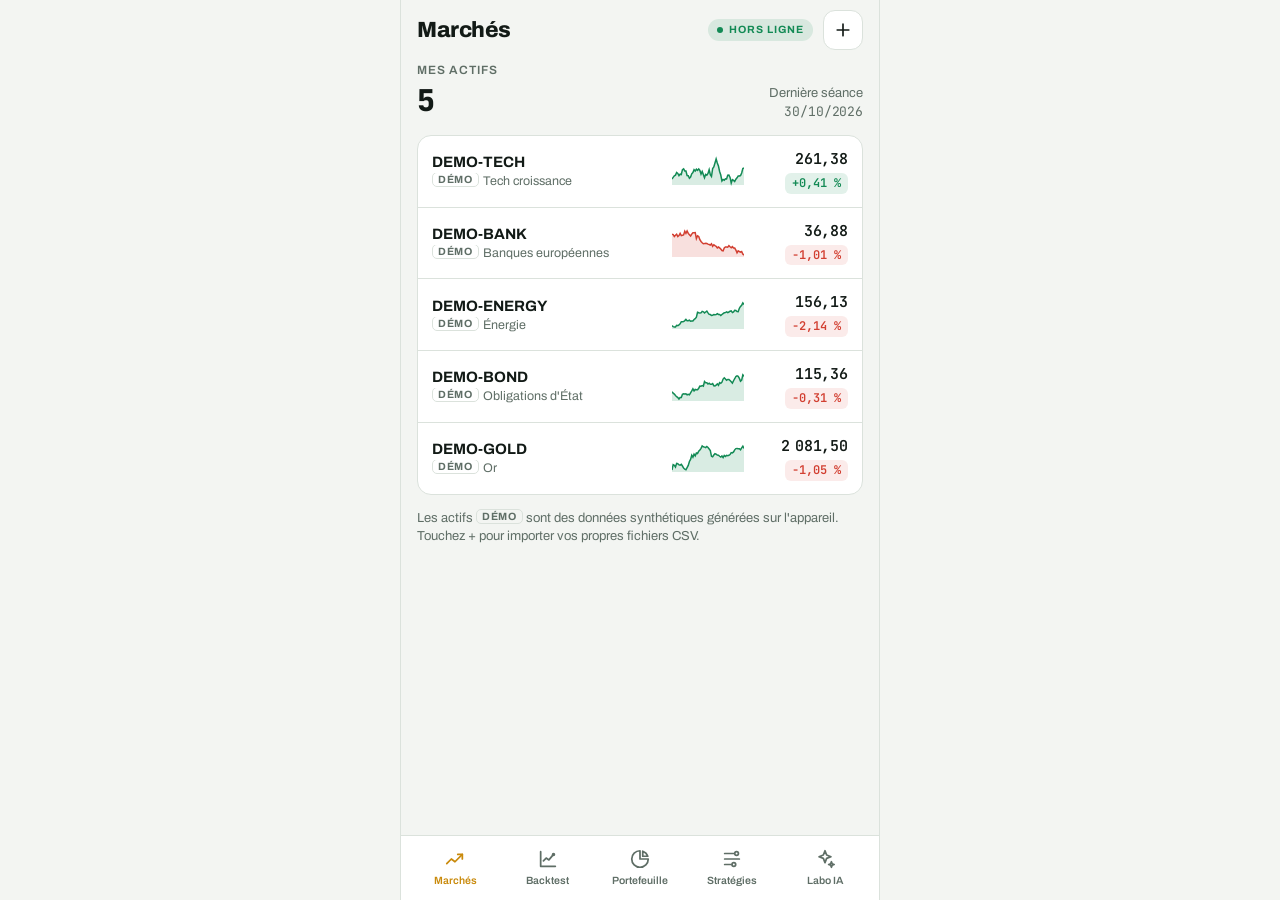
<file: mobile/index.html>
<!doctype html>
<html lang="fr">
<head>
<meta charset="utf-8">
<meta name="viewport" content="width=device-width, initial-scale=1, viewport-fit=cover">
<script>window.STRATLAB_WEBLLM = "./vendor/web-llm.js"; window.STRATLAB_WORKER = "./llm-worker.js";</script>
</head>
<body>
<title>StratégieLab Mobile</title>
<meta name="claude:viewport-fit-sides" content="cover">
<meta name="theme-color" content="#0e1311">
<link rel="manifest" href="manifest.webmanifest">
<link rel="preconnect" href="https://fonts.googleapis.com">
<link rel="stylesheet" href="https://fonts.googleapis.com/css2?family=Archivo:wght@400;500;600;700;800&family=JetBrains+Mono:wght@400;500;600&display=swap">
<style>
/* Layout : une colonne d'application façon téléphone, barre d'onglets en bas ; centrée sur grand écran. */
:root {
  --ink: #0e1311; --surface: #161d1a; --raised: #1d2622; --line: #2a3530; --text: #e7eee9; --muted: #8b9a92;
  --accent: #f2b33d; --accent-ink: #1a1305; --up: #3ecf8e; --down: #ff6f61; --blue: #6cb2ff; --violet: #b99cff;
  --up-soft: rgba(62, 207, 142, .14); --down-soft: rgba(255, 111, 97, .14); --accent-soft: rgba(242, 179, 61, .14);
  --font-ui: "Archivo", "Helvetica Neue", Arial, sans-serif; --font-num: "JetBrains Mono", ui-monospace, "SF Mono", Menlo, Consolas, monospace;
  --radius: 14px; --tabbar-h: 64px;
  color-scheme: dark;
}
@media (prefers-color-scheme: light) {
  :root:not([data-theme="dark"]) {
    --ink: #f3f5f2; --surface: #ffffff; --raised: #eef2ee; --line: #dbe2dc; --text: #121a16; --muted: #5f6e66;
    --accent: #c98a0c; --accent-ink: #ffffff; --up: #138a55; --down: #d23f31; --blue: #2a6fc4; --violet: #7651d6;
    --up-soft: rgba(19, 138, 85, .12); --down-soft: rgba(210, 63, 49, .1); --accent-soft: rgba(201, 138, 12, .13);
    color-scheme: light;
  }
}
:root[data-theme="light"] {
  --ink: #f3f5f2; --surface: #ffffff; --raised: #eef2ee; --line: #dbe2dc; --text: #121a16; --muted: #5f6e66;
  --accent: #c98a0c; --accent-ink: #ffffff; --up: #138a55; --down: #d23f31; --blue: #2a6fc4; --violet: #7651d6;
  --up-soft: rgba(19, 138, 85, .12); --down-soft: rgba(210, 63, 49, .1); --accent-soft: rgba(201, 138, 12, .13);
  color-scheme: light;
}

* { box-sizing: border-box; -webkit-tap-highlight-color: transparent; }
[hidden] { display: none !important; }
html, body { height: 100%; }
body { margin: 0; background: var(--ink); color: var(--text); font-family: var(--font-ui); font-size: 15px; line-height: 1.4; overflow: hidden; }
body::before { content: ""; position: fixed; inset: 0 0 auto; height: env(safe-area-inset-top, 0px); z-index: 10; background: var(--ink); }
button, input, select { font: inherit; color: inherit; }
button { cursor: pointer; }
:focus-visible { outline: 2px solid var(--accent); outline-offset: 2px; }
.num { font-family: var(--font-num); font-variant-numeric: tabular-nums; letter-spacing: -.01em; }

.app { position: relative; height: 100%; max-width: 480px; margin: 0 auto; display: flex; flex-direction: column; background: var(--ink); border-inline: 1px solid var(--line); }
.appbar { display: flex; align-items: center; gap: 10px; min-height: 58px; padding-block: 10px 8px; padding-left: max(16px, env(safe-area-inset-left, 0px)); padding-right: max(16px, env(safe-area-inset-right, 0px)); }
.appbar h1 { font-size: 22px; font-weight: 800; letter-spacing: -.02em; margin: 0; flex: 1; min-width: 0; overflow: hidden; text-overflow: ellipsis; white-space: nowrap; text-wrap: balance; }
.appbar .offline { font-size: 10.5px; font-weight: 700; letter-spacing: .1em; text-transform: uppercase; color: var(--up); background: var(--up-soft); border-radius: 99px; padding: 4px 9px; display: inline-flex; align-items: center; gap: 6px; }
.offline::before { content: ""; width: 6px; height: 6px; border-radius: 50%; background: currentColor; }
.icon-btn { width: 40px; height: 40px; border-radius: 12px; border: 1px solid var(--line); background: var(--surface); display: grid; place-items: center; flex: none; }
.icon-btn svg { width: 20px; height: 20px; stroke: currentColor; fill: none; stroke-width: 2; stroke-linecap: round; stroke-linejoin: round; }

main { flex: 1; overflow-y: auto; overscroll-behavior: contain; -webkit-overflow-scrolling: touch; }
.screen { display: none; flex-direction: column; gap: 14px; padding-block: 4px 24px; padding-left: max(16px, env(safe-area-inset-left, 0px)); padding-right: max(16px, env(safe-area-inset-right, 0px)); }
.screen.active { display: flex; animation: enter .18s ease-out; }
@keyframes enter { from { opacity: .4; transform: translateY(4px); } to { opacity: 1; transform: none; } }
@media (prefers-reduced-motion: reduce) { .screen.active { animation: none; } }

.tabbar { display: grid; grid-template-columns: repeat(5, 1fr); border-top: 1px solid var(--line); background: var(--surface); padding-bottom: env(safe-area-inset-bottom, 0px); padding-left: max(8px, env(safe-area-inset-left, 0px)); padding-right: max(8px, env(safe-area-inset-right, 0px)); }
.tabbar button { background: none; border: 0; height: var(--tabbar-h); display: flex; flex-direction: column; align-items: center; justify-content: center; gap: 4px; color: var(--muted); font-size: 10.5px; min-width: 0; padding: 0; font-weight: 600; }
.tabbar svg { width: 22px; height: 22px; stroke: currentColor; fill: none; stroke-width: 1.9; stroke-linecap: round; stroke-linejoin: round; }
.tabbar button[aria-current="page"] { color: var(--accent); }

.card { background: var(--surface); border: 1px solid var(--line); border-radius: var(--radius); padding: 14px; display: flex; flex-direction: column; gap: 12px; min-width: 0; }
.card h2 { margin: 0; font-size: 13px; font-weight: 700; letter-spacing: .06em; text-transform: uppercase; color: var(--muted); display: flex; justify-content: space-between; align-items: center; gap: 8px; }
.card h2 .legend { text-transform: none; letter-spacing: 0; font-weight: 500; font-size: 12px; display: inline-flex; gap: 10px; }
.legend i { display: inline-block; width: 12px; height: 3px; border-radius: 2px; vertical-align: middle; margin-right: 4px; }
.hint { color: var(--muted); font-size: 13px; margin: 0; }
.eyebrow { font-size: 12px; font-weight: 600; letter-spacing: .08em; text-transform: uppercase; color: var(--muted); }

/* Liste des marchés */
.market-summary { display: grid; grid-template-columns: 1fr auto; align-items: end; gap: 4px 12px; }
.market-summary .big { font-size: 30px; font-weight: 800; letter-spacing: -.03em; }
.list { display: flex; flex-direction: column; background: var(--surface); border: 1px solid var(--line); border-radius: var(--radius); overflow: hidden; }
.row-asset { display: grid; grid-template-columns: minmax(0, 1fr) 72px 92px; align-items: center; gap: 12px; padding: 13px 14px; background: none; border: 0; border-bottom: 1px solid var(--line); text-align: left; width: 100%; }
.row-asset:last-child { border-bottom: 0; }
.row-asset:active { background: var(--raised); }
.row-asset .sym { font-weight: 700; font-size: 15px; white-space: nowrap; overflow: hidden; text-overflow: ellipsis; }
.row-asset .name { color: var(--muted); font-size: 12.5px; white-space: nowrap; overflow: hidden; text-overflow: ellipsis; }
.row-asset canvas { width: 72px; height: 32px; }
.row-asset .price { text-align: right; display: flex; flex-direction: column; align-items: flex-end; gap: 3px; }
.pill { font-family: var(--font-num); font-size: 12px; font-weight: 600; padding: 2px 7px; border-radius: 6px; font-variant-numeric: tabular-nums; }
.pill.up { color: var(--up); background: var(--up-soft); }
.pill.down { color: var(--down); background: var(--down-soft); }
.tag { font-size: 10.5px; font-weight: 700; letter-spacing: .06em; text-transform: uppercase; color: var(--muted); border: 1px solid var(--line); border-radius: 5px; padding: 1px 5px; margin-left: 6px; vertical-align: 2px; }

/* Détail d'un actif */
.quote { display: flex; flex-direction: column; gap: 2px; }
.quote .price { font-size: 34px; font-weight: 700; letter-spacing: -.03em; }
.readout { font-family: var(--font-num); font-size: 12px; color: var(--muted); min-height: 18px; display: flex; gap: 10px; flex-wrap: wrap; }
.readout b { color: var(--text); font-weight: 500; }
.chart { width: 100%; height: 240px; display: block; touch-action: pan-y; }
.chart.sm { height: 120px; }
.chart.md { height: 190px; }
.chips { display: flex; gap: 6px; overflow-x: auto; scrollbar-width: none; padding-bottom: 2px; }
.chips::-webkit-scrollbar { display: none; }
.chip { flex: none; border: 1px solid var(--line); background: var(--surface); color: var(--muted); border-radius: 99px; padding: 6px 12px; font-size: 13px; font-weight: 600; white-space: nowrap; }
.chip[aria-pressed="true"] { background: var(--accent-soft); border-color: var(--accent); color: var(--accent); }
.seg { display: grid; grid-auto-flow: column; grid-auto-columns: 1fr; background: var(--raised); border-radius: 10px; padding: 3px; gap: 3px; }
.seg button { border: 0; background: none; border-radius: 8px; padding: 6px 0; font-size: 12.5px; font-weight: 600; color: var(--muted); }
.seg button[aria-pressed="true"] { background: var(--surface); color: var(--text); box-shadow: 0 1px 2px rgba(0,0,0,.25); }

.stats { display: grid; grid-template-columns: 1fr 1fr; gap: 1px; background: var(--line); border-radius: 10px; overflow: hidden; }
.stat { background: var(--surface); padding: 10px 12px; display: flex; flex-direction: column; gap: 2px; }
.stat .k { font-size: 12px; color: var(--muted); }
.stat .v { font-family: var(--font-num); font-size: 17px; font-weight: 600; font-variant-numeric: tabular-nums; }
.stat .s { font-size: 11.5px; color: var(--muted); font-family: var(--font-num); }
.up { color: var(--up); } .down { color: var(--down); }

/* Formulaires */
.field { display: flex; flex-direction: column; gap: 6px; font-size: 13px; color: var(--muted); font-weight: 500; }
.field-row { display: grid; grid-template-columns: 1fr 1fr; gap: 10px; }
select, input[type=text], input[type=number] { width: 100%; min-width: 0; background: var(--raised); border: 1px solid var(--line); border-radius: 10px; padding: 10px 12px; color: var(--text); font-size: 15px; }
input[type=number] { font-family: var(--font-num); }
input[type=range] { width: 100%; accent-color: var(--accent); margin: 0; }
.slider { display: grid; grid-template-columns: 1fr auto; gap: 4px 10px; align-items: center; }
.slider label { font-size: 13.5px; color: var(--text); }
.slider output { font-family: var(--font-num); font-size: 13.5px; color: var(--accent); font-weight: 600; }
.slider input { grid-column: 1 / -1; }
.switch { display: flex; align-items: center; justify-content: space-between; gap: 12px; font-size: 14px; }
.switch input { width: 44px; height: 26px; appearance: none; background: var(--line); border-radius: 99px; position: relative; flex: none; transition: background .15s; }
.switch input::after { content: ""; position: absolute; top: 3px; left: 3px; width: 20px; height: 20px; border-radius: 50%; background: var(--text); transition: transform .15s; }
.switch input:checked { background: var(--accent); }
.switch input:checked::after { transform: translateX(18px); background: var(--accent-ink); }
.btn { border: 1px solid var(--line); background: var(--raised); border-radius: 12px; padding: 12px 16px; font-weight: 700; font-size: 15px; display: inline-flex; align-items: center; justify-content: center; gap: 8px; }
.btn.primary { background: var(--accent); border-color: var(--accent); color: var(--accent-ink); }
.btn.ghost { background: none; }
.btn.danger { color: var(--down); }
.btn.block { width: 100%; }
.btn:disabled { opacity: .45; cursor: not-allowed; }
.btn-row { display: grid; grid-template-columns: 1fr 1fr; gap: 10px; }
details.more { border-top: 1px solid var(--line); padding-top: 10px; }
details.more summary { cursor: pointer; font-size: 13.5px; font-weight: 600; color: var(--muted); list-style: none; display: flex; justify-content: space-between; }
details.more summary::after { content: "+"; font-family: var(--font-num); }
details.more[open] summary::after { content: "−"; }
details.more > div { display: flex; flex-direction: column; gap: 12px; margin-top: 12px; }

/* Résultats */
.kpis { display: grid; grid-template-columns: 1fr 1fr; gap: 10px; }
.kpi { background: var(--surface); border: 1px solid var(--line); border-radius: 12px; padding: 11px 12px; display: flex; flex-direction: column; gap: 2px; }
.kpi .k { font-size: 12px; color: var(--muted); }
.kpi .v { font-family: var(--font-num); font-size: 21px; font-weight: 600; letter-spacing: -.02em; font-variant-numeric: tabular-nums; }
.kpi .s { font-size: 11.5px; color: var(--muted); font-family: var(--font-num); }
.verdict { display: flex; gap: 10px; align-items: flex-start; padding: 12px 14px; border-radius: 12px; font-size: 14px; }
.verdict.good { background: var(--up-soft); }
.verdict.bad { background: var(--down-soft); }
.verdict b { display: block; }
.trades { display: flex; flex-direction: column; }
.trade { display: grid; grid-template-columns: 1fr auto; gap: 2px 10px; padding: 9px 0; border-bottom: 1px solid var(--line); font-size: 13px; }
.trade:last-child { border-bottom: 0; }
.trade .d { color: var(--muted); font-family: var(--font-num); font-size: 12px; }
.trade .r { grid-row: span 2; align-self: center; }
.empty { color: var(--muted); font-size: 14px; text-align: center; padding: 18px 8px; }

/* Portefeuille */
.alloc { display: flex; flex-direction: column; gap: 14px; }
.alloc-row { display: grid; grid-template-columns: 14px minmax(0, 1fr) 54px; align-items: center; gap: 4px 10px; }
.alloc-row .dot { width: 10px; height: 10px; border-radius: 3px; }
.alloc-row .lbl { font-size: 14px; font-weight: 600; overflow: hidden; text-overflow: ellipsis; white-space: nowrap; }
.alloc-row output { text-align: right; font-family: var(--font-num); font-size: 13.5px; font-weight: 600; }
.alloc-row input { grid-column: 2 / -1; }
.alloc-head { display: grid; grid-template-columns: 120px minmax(0, 1fr); gap: 16px; align-items: center; }
.donut { width: 120px; height: 120px; }
.heat-wrap { overflow-x: auto; }
.heat { border-collapse: collapse; font-family: var(--font-num); font-size: 12px; width: 100%; }
.heat th { color: var(--muted); font-weight: 500; padding: 4px; font-family: var(--font-ui); font-size: 11.5px; }
.heat td { text-align: center; padding: 7px 4px; border-radius: 4px; }

/* Stratégies */
.strat-card { display: grid; grid-template-columns: minmax(0, 1fr) auto; gap: 4px 10px; align-items: center; background: var(--surface); border: 1px solid var(--line); border-radius: var(--radius); padding: 13px 14px; text-align: left; width: 100%; }
.strat-card .t { font-weight: 700; font-size: 15px; }
.strat-card .rule { color: var(--muted); font-size: 12.5px; font-family: var(--font-num); grid-column: 1 / -1; line-height: 1.5; }
.cond { display: grid; grid-template-columns: minmax(0, 1fr) 30px; gap: 8px; background: var(--raised); border-radius: 12px; padding: 10px; }
.cond-fields { display: grid; grid-template-columns: minmax(0, 1fr) 74px; gap: 6px; }
.cond-fields select, .cond-fields input { padding: 8px 9px; font-size: 14px; background: var(--surface); }
.cond-fields .op { grid-column: 1 / -1; }
.cond .rm { border: 0; background: none; color: var(--muted); font-size: 20px; align-self: start; padding: 4px 0; }
.group-label { display: flex; justify-content: space-between; align-items: center; font-size: 14px; font-weight: 700; }
.group-label span { font-size: 12px; color: var(--muted); font-weight: 500; }
.add-cond { border: 1px dashed var(--line); background: none; border-radius: 12px; padding: 10px; color: var(--accent); font-weight: 600; font-size: 14px; }

/* Feuille d'import et toast */
.scrim { position: absolute; inset: 0; background: rgba(0,0,0,.5); z-index: 30; display: flex; align-items: flex-end; }
.sheet { background: var(--surface); border-radius: 20px 20px 0 0; width: 100%; padding-block: 10px calc(20px + env(safe-area-inset-bottom, 0px)); padding-left: max(16px, env(safe-area-inset-left, 0px)); padding-right: max(16px, env(safe-area-inset-right, 0px)); display: flex; flex-direction: column; gap: 14px; max-height: 88%; overflow-y: auto; }
.sheet .grab { width: 40px; height: 4px; border-radius: 2px; background: var(--line); align-self: center; }
.sheet h3 { margin: 0; font-size: 18px; }
.drop { border: 1.5px dashed var(--line); border-radius: 12px; padding: 18px; text-align: center; color: var(--muted); font-size: 13.5px; display: flex; flex-direction: column; gap: 8px; align-items: center; }
.drop input { max-width: 100%; font-size: 13px; }
.toast { position: absolute; left: 16px; right: 16px; bottom: calc(var(--tabbar-h) + 14px + env(safe-area-inset-bottom, 0px)); background: var(--text); color: var(--ink); border-radius: 12px; padding: 12px 14px; font-size: 14px; font-weight: 600; z-index: 40; box-shadow: 0 8px 24px rgba(0,0,0,.35); }
.toast.error { background: var(--down); color: #fff; }
.confirm { display: flex; gap: 10px; align-items: center; justify-content: space-between; background: var(--down-soft); border-radius: 12px; padding: 10px 12px; font-size: 13.5px; }

/* Assistant */
.chat { display: flex; flex-direction: column; gap: 10px; }
.msg { max-width: 90%; padding: 10px 13px; border-radius: 16px; font-size: 14.5px; line-height: 1.45; display: flex; flex-direction: column; gap: 10px; min-width: 0; }
.msg.user { align-self: flex-end; background: var(--accent-soft); border: 1px solid var(--accent); border-bottom-right-radius: 5px; }
.msg.bot { align-self: flex-start; background: var(--surface); border: 1px solid var(--line); border-bottom-left-radius: 5px; }
.msg.bot.error { border-color: var(--down); }
.msg .rule { font-family: var(--font-num); font-size: 12.5px; color: var(--muted); background: var(--raised); border-radius: 10px; padding: 9px 10px; line-height: 1.55; }
.msg .rule b { color: var(--text); font-family: var(--font-ui); font-weight: 700; }
.msg .actions { display: flex; gap: 8px; }
.msg .actions .btn { padding: 8px 12px; font-size: 13.5px; flex: 1; }
.dots { display: inline-flex; gap: 4px; padding: 4px 0; }
.dots i { width: 7px; height: 7px; border-radius: 50%; background: var(--muted); animation: blink 1.2s infinite; }
.dots i:nth-child(2) { animation-delay: .2s; } .dots i:nth-child(3) { animation-delay: .4s; }
@keyframes blink { 0%, 80%, 100% { opacity: .25; } 40% { opacity: 1; } }
@media (prefers-reduced-motion: reduce) { .dots i { animation: none; opacity: .7; } }
.progress { height: 6px; background: var(--raised); border-radius: 3px; overflow: hidden; }
.progress div { height: 100%; width: 0; background: var(--accent); transition: width .25s; }
.ai-state { font-size: 12px; font-weight: 700; letter-spacing: .04em; text-transform: none; padding: 3px 8px; border-radius: 99px; background: var(--raised); color: var(--muted); }
.ai-state.ready { background: var(--up-soft); color: var(--up); }
.ai-state.busy { background: var(--accent-soft); color: var(--accent); }
.ai-state.off { background: var(--down-soft); color: var(--down); }
.composer { display: flex; flex-direction: column; gap: 10px; }
.composer textarea { width: 100%; min-width: 0; background: var(--raised); border: 1px solid var(--line); border-radius: 12px; padding: 10px 12px; color: var(--text); font: inherit; font-size: 15px; resize: none; }

/* Labo : recherche automatique */
.lab-warning { background: var(--accent-soft); color: var(--text); border-radius: 12px; padding: 10px 12px; font-size: 13.5px; line-height: 1.45; }
.cand { background: var(--surface); border: 1px solid var(--line); border-radius: var(--radius); padding: 14px; display: flex; flex-direction: column; gap: 12px; min-width: 0; }
.cand-head { display: flex; justify-content: space-between; align-items: center; gap: 10px; }
.cand-head .t { font-weight: 800; font-size: 16px; }
.verdict-pill { font-size: 12px; font-weight: 700; border-radius: 99px; padding: 4px 10px; white-space: nowrap; }
.verdict-pill.good { background: var(--up-soft); color: var(--up); }
.verdict-pill.warn { background: var(--accent-soft); color: var(--accent); }
.verdict-pill.bad { background: var(--down-soft); color: var(--down); }
.cand .rule { font-family: var(--font-num); font-size: 12.5px; color: var(--muted); background: var(--raised); border-radius: 10px; padding: 9px 10px; line-height: 1.55; }
.cand .rule b { color: var(--text); font-family: var(--font-ui); }
.compare { display: grid; grid-template-columns: minmax(0, 1.1fr) 1fr 1fr; font-size: 13px; border: 1px solid var(--line); border-radius: 10px; overflow: hidden; }
.compare > span { padding: 7px 9px; border-bottom: 1px solid var(--line); font-family: var(--font-num); font-variant-numeric: tabular-nums; text-align: right; }
.compare > span:nth-child(3n + 1) { text-align: left; font-family: var(--font-ui); color: var(--muted); }
.compare > span.h { font-family: var(--font-ui); font-size: 11.5px; font-weight: 700; color: var(--muted); background: var(--raised); text-transform: uppercase; letter-spacing: .04em; }
.compare > span:nth-last-child(-n + 3) { border-bottom: 0; }
.checks { display: flex; flex-direction: column; gap: 6px; font-size: 13.5px; }
.checks div { display: grid; grid-template-columns: 20px 1fr; gap: 6px; align-items: start; }
.checks .ok { color: var(--up); font-weight: 800; } .checks .ko { color: var(--down); font-weight: 800; }
.ai-note { font-size: 14px; line-height: 1.5; background: var(--raised); border-radius: 10px; padding: 10px 12px; }
</style>

<div class="app" id="app">
  <header class="appbar">
    <button class="icon-btn" id="back-btn" hidden aria-label="Retour"><svg viewBox="0 0 24 24"><path d="M15 18l-6-6 6-6"/></svg></button>
    <h1 id="title">Marchés</h1>
    <span class="offline" title="Toutes les données et calculs restent sur l'appareil">Hors ligne</span>
    <button class="icon-btn" id="import-btn" aria-label="Importer des données"><svg viewBox="0 0 24 24"><path d="M12 5v14M5 12h14"/></svg></button>
  </header>

  <main id="main">
    <!-- Marchés -->
    <section class="screen active" id="screen-markets">
      <div class="market-summary">
        <div>
          <div class="eyebrow">Mes actifs</div>
          <div class="big num" id="asset-count">5</div>
        </div>
        <div class="hint" id="data-date" style="text-align:right"></div>
      </div>
      <div class="list" id="asset-list"></div>
      <p class="hint">Les actifs <span class="tag" style="margin:0">démo</span> sont des données synthétiques générées sur l'appareil. Touchez + pour importer vos propres fichiers CSV.</p>
    </section>

    <!-- Détail -->
    <section class="screen" id="screen-detail">
      <div class="quote">
        <div class="hint" id="d-name"></div>
        <div class="price num" id="d-price"></div>
        <div id="d-change"></div>
      </div>
      <div class="seg" id="d-range">
        <button data-range="21">1M</button><button data-range="63">3M</button><button data-range="126" aria-pressed="true">6M</button><button data-range="252">1A</button><button data-range="756">3A</button><button data-range="0">Max</button>
      </div>
      <div class="card">
        <div class="readout" id="d-readout">Touchez le graphique pour lire les cours</div>
        <canvas class="chart" id="d-chart"></canvas>
        <div class="chips" id="d-overlays">
          <button class="chip" data-ov="sma20" aria-pressed="true">SMA 20</button>
          <button class="chip" data-ov="sma50" aria-pressed="true">SMA 50</button>
          <button class="chip" data-ov="sma200" aria-pressed="false">SMA 200</button>
          <button class="chip" data-ov="bb" aria-pressed="false">Bollinger</button>
        </div>
      </div>
      <div class="card">
        <h2>RSI 14 <span class="legend num" id="d-rsi-val"></span></h2>
        <canvas class="chart sm" id="d-rsi"></canvas>
      </div>
      <div class="stats" id="d-stats"></div>
      <button class="btn primary block" id="d-backtest">Backtester cet actif</button>
      <div id="d-delete-zone"><button class="btn ghost danger block" id="d-delete">Supprimer cet actif</button></div>
    </section>

    <!-- Backtest -->
    <section class="screen" id="screen-backtest">
      <div class="card">
        <label class="field">Actif<select id="bt-asset"></select></label>
        <div class="field">Stratégie<div class="chips" id="bt-strats"></div></div>
        <p class="hint" id="bt-desc"></p>
        <div id="bt-params" style="display:flex;flex-direction:column;gap:14px"></div>
        <details class="more">
          <summary>Frais et options</summary>
          <div>
            <div class="field-row">
              <label class="field">Frais (pb)<input type="number" id="bt-fee" value="5" min="0" step="0.5" inputmode="decimal"></label>
              <label class="field">Glissement (pb)<input type="number" id="bt-slip" value="2" min="0" step="0.5" inputmode="decimal"></label>
            </div>
            <label class="field">Capital de départ (€)<input type="number" id="bt-capital" value="10000" min="1" step="100" inputmode="decimal"></label>
            <label class="switch">Autoriser la vente à découvert<input type="checkbox" id="bt-short"></label>
          </div>
        </details>
        <button class="btn primary block" id="bt-run">Lancer le backtest</button>
      </div>
      <div id="bt-results" style="display:flex;flex-direction:column;gap:14px"></div>
    </section>

    <!-- Portefeuille -->
    <section class="screen" id="screen-portfolio">
      <div class="card">
        <div class="alloc-head">
          <canvas class="donut" id="pf-donut"></canvas>
          <div style="display:flex;flex-direction:column;gap:4px;min-width:0">
            <div class="eyebrow">Rendement annualisé</div>
            <div class="num" style="font-size:28px;font-weight:600" id="pf-cagr">—</div>
            <div class="hint num" id="pf-sub"></div>
          </div>
        </div>
        <div class="alloc" id="pf-alloc"></div>
        <div class="btn-row">
          <button class="btn" id="pf-maxsharpe">Sharpe max</button>
          <button class="btn" id="pf-minvol">Volatilité min</button>
        </div>
        <button class="btn ghost" id="pf-equal">Répartition égale</button>
      </div>
      <div class="kpis" id="pf-kpis"></div>
      <div class="card">
        <h2>Frontière efficiente <span class="legend"><span><i style="background:var(--accent)"></i>Actuel</span><span><i style="background:var(--up)"></i>Sharpe max</span></span></h2>
        <canvas class="chart" id="pf-frontier" style="touch-action:auto"></canvas>
        <p class="hint">Chaque point est un portefeuille possible : rendement annuel en ordonnée, volatilité en abscisse.</p>
      </div>
      <div class="card">
        <h2>Valeur du portefeuille <span class="legend">base 100</span></h2>
        <canvas class="chart md" id="pf-equity"></canvas>
      </div>
      <div class="card">
        <h2>Corrélations</h2>
        <div class="heat-wrap"><table class="heat" id="pf-corr"></table></div>
      </div>
    </section>

    <!-- Stratégies -->
    <section class="screen" id="screen-strategies">
      <div id="st-list" style="display:flex;flex-direction:column;gap:10px"></div>
      <button class="btn primary block" id="st-new">Nouvelle stratégie</button>
      <div class="card" id="st-editor" hidden>
        <label class="field">Nom<input type="text" id="st-name" maxlength="40" placeholder="Ex. : Rebond RSI en tendance"></label>
        <div class="group-label">Acheter quand <span>toutes les conditions (ET)</span></div>
        <div id="st-entry" style="display:flex;flex-direction:column;gap:8px"></div>
        <button class="add-cond" data-add="entry">+ Ajouter une condition d'achat</button>
        <div class="group-label">Vendre quand <span>une des conditions (OU)</span></div>
        <div id="st-exit" style="display:flex;flex-direction:column;gap:8px"></div>
        <button class="add-cond" data-add="exit">+ Ajouter une condition de vente</button>
        <p class="hint">Sans condition de vente, la position est fermée dès que les conditions d'achat ne sont plus réunies.</p>
        <div class="btn-row">
          <button class="btn" id="st-cancel">Annuler</button>
          <button class="btn primary" id="st-save">Enregistrer et tester</button>
        </div>
      </div>
    </section>

    <!-- Assistant -->
    <section class="screen" id="screen-assistant">
      <div class="card" id="lab">
        <h2>Trouver une stratégie</h2>
        <p class="hint">L'application génère et teste des centaines de stratégies sur les 70 % les plus anciens de l'historique, garde les meilleures, puis les vérifie sur les 30 % les plus récents, qu'elles n'ont jamais vus.</p>
        <label class="field">Actif<select id="lab-asset"></select></label>
        <div class="lab-warning" id="lab-warning" hidden></div>
        <label class="field">Idée de départ (facultatif)<input type="text" id="lab-idea" maxlength="300" placeholder="Ex. : acheter les replis dans une tendance haussière"></label>
        <p class="hint" id="lab-idea-hint">Si l'IA est chargée (plus bas), elle traduit votre idée et la recherche l'améliore.</p>
        <div class="seg" id="lab-depth">
          <button data-d="fast" aria-pressed="true">Rapide · 300 essais</button>
          <button data-d="deep" aria-pressed="false">Poussée · 1 000 essais</button>
        </div>
        <div id="lab-progress-wrap" hidden><div class="progress"><div id="lab-bar"></div></div><div class="hint num" id="lab-progress" style="margin-top:6px"></div></div>
        <button class="btn primary block" id="lab-run">Lancer la recherche</button>
      </div>
      <div id="lab-results" style="display:flex;flex-direction:column;gap:14px"></div>
      <div class="card" id="ai-setup">
        <h2>Assistant IA <span class="ai-state" id="ai-state">Non chargée</span></h2>
        <p class="hint" id="ai-intro">Décrivez une stratégie en français, l'assistant la traduit en règles d'achat et de vente que vous pouvez tester. Le modèle tourne dans le téléphone grâce à WebGPU : il est téléchargé une seule fois, puis fonctionne hors ligne et rien ne quitte l'appareil.</p>
        <div class="seg" id="ai-model">
          <button data-m="light" aria-pressed="true">Léger · ≈ 300 Mo</button>
          <button data-m="precise" aria-pressed="false">Précis · ≈ 900 Mo</button>
        </div>
        <div id="ai-progress-wrap" hidden><div class="progress"><div id="ai-bar"></div></div><div class="hint num" id="ai-progress" style="margin-top:6px"></div></div>
        <button class="btn primary block" id="ai-load">Télécharger le modèle</button>
      </div>
      <div class="chat" id="ai-chat"></div>
      <div class="card composer">
        <div class="chips" id="ai-suggest">
          <button class="chip">Achète quand le RSI 14 passe sous 30, revends au-dessus de 60</button>
          <button class="chip">Suis la tendance : SMA 50 au-dessus de la SMA 200</button>
          <button class="chip">Cassure du plus haut 20 jours, sortie sous le plus bas 10 jours</button>
          <button class="chip">Achète les replis : clôture sous la SMA 20 mais au-dessus de la SMA 200</button>
        </div>
        <label class="field" for="ai-input">Votre stratégie</label>
        <textarea id="ai-input" rows="3" placeholder="Ex. : achète quand le MACD croise au-dessus de son signal et que la performance sur 60 jours est positive"></textarea>
        <button class="btn primary block" id="ai-send" disabled>Générer la stratégie</button>
      </div>
    </section>
  </main>

  <nav class="tabbar" aria-label="Navigation principale">
    <button data-tab="markets" aria-current="page"><svg viewBox="0 0 24 24"><path d="M3 17l5-5 4 3 8-8"/><path d="M15 7h5v5"/></svg>Marchés</button>
    <button data-tab="backtest"><svg viewBox="0 0 24 24"><path d="M4 4v16h16"/><path d="M7 14l3-3 3 2 5-6"/><circle cx="18" cy="7" r="1"/></svg>Backtest</button>
    <button data-tab="portfolio"><svg viewBox="0 0 24 24"><path d="M12 3a9 9 0 1 0 9 9h-9z"/><path d="M15 3.5A9 9 0 0 1 20.5 9H15z"/></svg>Portefeuille</button>
    <button data-tab="strategies"><svg viewBox="0 0 24 24"><path d="M4 6h10M4 12h16M4 18h7"/><circle cx="17" cy="6" r="2"/><circle cx="14" cy="18" r="2"/></svg>Stratégies</button>
    <button data-tab="assistant"><svg viewBox="0 0 24 24"><path d="M12 3l1.8 4.7L18.5 9.5l-4.7 1.8L12 16l-1.8-4.7L5.5 9.5l4.7-1.8z"/><path d="M19 15l.8 2.2L22 18l-2.2.8L19 21l-.8-2.2L16 18l2.2-.8z"/></svg>Labo IA</button>
  </nav>

  <div class="scrim" id="import-sheet" hidden>
    <div class="sheet" role="dialog" aria-labelledby="sheet-title">
      <div class="grab"></div>
      <h3 id="sheet-title">Ajouter des données</h3>
      <p class="hint">Fichier CSV avec au minimum une colonne Date et une colonne Clôture (Close). Formats français acceptés : séparateur « ; », virgule décimale, dates jj/mm/aaaa.</p>
      <label class="field">Symbole<input type="text" id="imp-symbol" placeholder="Ex. : AIR.PA" autocapitalize="characters"></label>
      <div class="drop"><span>Choisir un fichier .csv</span><input type="file" id="imp-file" accept=".csv,text/csv,text/plain"></div>
      <button class="btn primary block" id="imp-go">Importer</button>
      <button class="btn block" id="imp-demo">Régénérer les données démo</button>
      <button class="btn ghost block" id="imp-close">Fermer</button>
    </div>
  </div>
  <div class="toast" id="toast" hidden role="status"></div>
</div>

<script>
"use strict";
/* ============ Utilitaires ============ */
const $ = (s) => document.querySelector(s);
const $$ = (s) => [...document.querySelectorAll(s)];
const esc = (t) => String(t).replace(/[&<>"']/g, (c) => ({ "&": "&amp;", "<": "&lt;", ">": "&gt;", '"': "&quot;", "'": "&#39;" }[c]));
const fr = (v, d = 2) => (Number.isFinite(v) ? v.toLocaleString("fr-FR", { minimumFractionDigits: d, maximumFractionDigits: d }) : "—");
const pct = (v, d = 1, sign = false) => (Number.isFinite(v) ? `${sign && v > 0 ? "+" : ""}${fr(v * 100, d)}\u00a0%` : "—");
const cls = (v) => (v > 0 ? "up" : v < 0 ? "down" : "");
const TD = 252;
const store = {
  get(key, fallback) { try { const v = localStorage.getItem(key); return v ? JSON.parse(v) : fallback; } catch { return fallback; } },
  set(key, value) { try { localStorage.setItem(key, JSON.stringify(value)); return true; } catch { return false; } },
};
const css = (name) => getComputedStyle(document.documentElement).getPropertyValue(name).trim();

function toast(message, error = false) {
  const t = $("#toast");
  t.textContent = message;
  t.className = `toast${error ? " error" : ""}`;
  t.hidden = false;
  clearTimeout(toast.timer);
  toast.timer = setTimeout(() => (t.hidden = true), error ? 5000 : 2600);
}

/* ============ Données démo ============ */
function mulberry32(a) { return () => { a |= 0; a = (a + 0x6d2b79f5) | 0; let t = Math.imul(a ^ (a >>> 15), 1 | a); t = (t + Math.imul(t ^ (t >>> 7), 61 | t)) ^ t; return ((t ^ (t >>> 14)) >>> 0) / 4294967296; }; }
function gauss(r) { let u = 0, v = 0; while (!u) u = r(); while (!v) v = r(); return Math.sqrt(-2 * Math.log(u)) * Math.cos(2 * Math.PI * v); }
const DEMO = [
  { sym: "DEMO-TECH", name: "Tech croissance", seed: 11, drift: 0.16, vol: 0.32, start: 120 },
  { sym: "DEMO-BANK", name: "Banques européennes", seed: 23, drift: 0.07, vol: 0.22, start: 45 },
  { sym: "DEMO-ENERGY", name: "Énergie", seed: 37, drift: 0.05, vol: 0.28, start: 70 },
  { sym: "DEMO-BOND", name: "Obligations d'État", seed: 41, drift: 0.025, vol: 0.06, start: 100 },
  { sym: "DEMO-GOLD", name: "Or", seed: 53, drift: 0.06, vol: 0.15, start: 1800 },
];
function businessDays(endIso, n) {
  const out = []; const d = new Date(`${endIso}T12:00:00Z`);
  while (out.length < n) { const w = d.getUTCDay(); if (w !== 0 && w !== 6) out.push(d.toISOString().slice(0, 10)); d.setUTCDate(d.getUTCDate() - 1); }
  return out.reverse();
}
function generateDemo(spec, n = 1260) {
  const r = mulberry32(spec.seed); const dt = 1 / TD; const t = businessDays("2026-10-30", n);
  const bars = { t, o: [], h: [], l: [], c: [], v: [] };
  let prev = spec.start, regime = 1;
  for (let i = 0; i < n; i++) {
    if (i % 110 === 0) { const x = r(); regime = x < 0.25 ? -1 : x < 0.6 ? 0.4 : 1.2; }
    const shock = gauss(r) * (r() < 0.03 ? 2.2 : 1);
    const ret = (spec.drift * regime - 0.5 * spec.vol ** 2) * dt + spec.vol * Math.sqrt(dt) * shock;
    const close = prev * Math.exp(ret);
    const open = prev * Math.exp(gauss(r) * spec.vol * 0.15 * Math.sqrt(dt));
    const spread = Math.abs(gauss(r)) * spec.vol * 0.5 * Math.sqrt(dt);
    bars.o.push(+open.toFixed(4)); bars.c.push(+close.toFixed(4));
    bars.h.push(+(Math.max(open, close) * (1 + spread)).toFixed(4)); bars.l.push(+(Math.min(open, close) * (1 - spread)).toFixed(4));
    bars.v.push(Math.round(Math.exp(13 + 0.4 * gauss(r)))); prev = close;
  }
  return bars;
}

/* ============ Import CSV ============ */
const ALIASES = { t: ["date", "datetime", "time", "timestamp", "jour"], o: ["open", "ouverture", "o"], h: ["high", "haut", "plus haut", "h"], l: ["low", "bas", "plus bas", "l"], c: ["close", "adj close", "adj_close", "cloture", "clôture", "dernier", "c", "price", "prix"], v: ["volume", "vol", "v"] };
function parseCsv(text) {
  text = text.replace(/^﻿/, "");
  const lines = text.split(/\r?\n/).filter((l) => l.trim());
  if (lines.length < 3) throw new Error("Le fichier contient moins de deux lignes de données.");
  const sep = (lines[0].match(/;/g) || []).length > (lines[0].match(/,/g) || []).length ? ";" : lines[0].includes("\t") ? "\t" : ",";
  const split = (l) => l.split(sep).map((x) => x.trim().replace(/^"|"$/g, ""));
  const header = split(lines[0]).map((h) => h.toLowerCase());
  const idx = {};
  for (const [k, names] of Object.entries(ALIASES)) { const i = header.findIndex((h) => names.includes(h)); if (i >= 0) idx[k] = i; }
  if (idx.t === undefined || idx.c === undefined) throw new Error("Colonnes Date et Clôture (Close) introuvables dans l'en-tête.");
  const rows = lines.slice(1).map(split);
  const dateParts = rows.map((r) => (r[idx.t] || "").match(/^(\d{1,2})[/.-](\d{1,2})[/.-](\d{2,4})/));
  const slashDates = dateParts.every(Boolean);
  const dayFirst = slashDates && (dateParts.some((p) => +p[1] > 12) || (sep === ";" && !dateParts.some((p) => +p[2] > 12)));
  const toNum = (s) => { if (s === undefined) return NaN; s = s.replace(/[\s ]/g, ""); if (s.includes(",") && !s.includes(".")) s = s.replace(",", "."); else s = s.replace(/,/g, ""); return parseFloat(s); };
  const parsed = [];
  rows.forEach((r, i) => {
    let iso;
    if (slashDates) { const p = dateParts[i]; const y = +p[3] < 100 ? 2000 + +p[3] : +p[3]; const [d, m] = dayFirst ? [+p[1], +p[2]] : [+p[2], +p[1]]; iso = `${y}-${String(m).padStart(2, "0")}-${String(d).padStart(2, "0")}`; }
    else { const d = new Date(r[idx.t]); if (Number.isNaN(d.getTime())) return; iso = d.toISOString().slice(0, 10); }
    const c = toNum(r[idx.c]); if (!Number.isFinite(c)) return;
    const pick = (k) => { const v = idx[k] !== undefined ? toNum(r[idx[k]]) : NaN; return Number.isFinite(v) ? v : c; };
    const o = pick("o"); const h = Math.max(pick("h"), o, c); const l = Math.min(pick("l"), o, c);
    parsed.push({ t: iso, o, h, l, c, v: idx.v !== undefined ? toNum(r[idx.v]) || 0 : 0 });
  });
  const unique = [...new Map(parsed.map((p) => [p.t, p])).values()].sort((a, b) => (a.t < b.t ? -1 : 1));
  if (unique.length < 30) throw new Error(`Seulement ${unique.length} lignes valides : il en faut au moins 30.`);
  return { t: unique.map((p) => p.t), o: unique.map((p) => p.o), h: unique.map((p) => p.h), l: unique.map((p) => p.l), c: unique.map((p) => p.c), v: unique.map((p) => p.v) };
}

/* ============ Indicateurs ============ */
const nanArr = (n) => new Array(n).fill(NaN);
function sma(a, n) { const out = nanArr(a.length); let s = 0; for (let i = 0; i < a.length; i++) { s += a[i]; if (i >= n) s -= a[i - n]; if (i >= n - 1) out[i] = s / n; } return out; }
function ema(a, n) { const out = nanArr(a.length); const k = 2 / (n + 1); let e = NaN; for (let i = 0; i < a.length; i++) { if (!Number.isFinite(a[i])) continue; e = Number.isFinite(e) ? a[i] * k + e * (1 - k) : a[i]; if (i >= n - 1) out[i] = e; } return out; }
function rsi(a, n = 14) {
  const out = nanArr(a.length); let g = 0, l = 0;
  for (let i = 1; i < a.length; i++) {
    const d = a[i] - a[i - 1]; const up = Math.max(d, 0), dn = Math.max(-d, 0);
    if (i <= n) { g += up / n; l += dn / n; } else { g = (g * (n - 1) + up) / n; l = (l * (n - 1) + dn) / n; }
    if (i >= n) out[i] = l === 0 ? 100 : 100 - 100 / (1 + g / l);
  }
  return out;
}
function macd(a, f = 12, s = 26, sig = 9) { const line = ema(a, f), slow = ema(a, s); const mac = line.map((v, i) => v - slow[i]); const first = mac.findIndex(Number.isFinite); const sigLine = nanArr(a.length); if (first >= 0) { const e = ema(mac.slice(first), sig); e.forEach((v, j) => (sigLine[first + j] = v)); } return { macd: mac, signal: sigLine }; }
function stdev(a, n) { const out = nanArr(a.length); for (let i = n - 1; i < a.length; i++) { let m = 0; for (let j = i - n + 1; j <= i; j++) m += a[j]; m /= n; let v = 0; for (let j = i - n + 1; j <= i; j++) v += (a[j] - m) ** 2; out[i] = Math.sqrt(v / (n - 1)); } return out; }
function bollinger(a, n = 20, w = 2) { const m = sma(a, n), s = stdev(a, n); return { mid: m, up: m.map((v, i) => v + w * s[i]), lo: m.map((v, i) => v - w * s[i]) }; }
function rollMax(a, n) { const out = nanArr(a.length); for (let i = n - 1; i < a.length; i++) { let m = -Infinity; for (let j = i - n + 1; j <= i; j++) m = Math.max(m, a[j]); out[i] = m; } return out; }
function rollMin(a, n) { const out = nanArr(a.length); for (let i = n - 1; i < a.length; i++) { let m = Infinity; for (let j = i - n + 1; j <= i; j++) m = Math.min(m, a[j]); out[i] = m; } return out; }
const shift = (a, k = 1) => a.map((_, i) => (i - k >= 0 ? a[i - k] : NaN));
function momentum(a, n) { return a.map((v, i) => (i >= n ? v / a[i - n] - 1 : NaN)); }

/* ============ Stratégies intégrées ============ */
function latch(n, enter, exit) { const s = new Array(n).fill(0); let st = 0; for (let i = 0; i < n; i++) { if (st === 0 && enter(i)) st = 1; else if (st === 1 && exit(i)) st = 0; s[i] = st; } return s; }
const BUILTINS = [
  { key: "sma", name: "Croisement de moyennes", desc: "Achète quand la moyenne rapide passe au-dessus de la lente, vend (ou passe à découvert) dans le cas inverse.",
    params: [{ k: "fast", l: "Moyenne rapide", v: 20, min: 2, max: 100 }, { k: "slow", l: "Moyenne lente", v: 100, min: 10, max: 300 }],
    run: (b, p) => { const f = sma(b.c, p.fast), s = sma(b.c, p.slow); return b.c.map((_, i) => (Number.isFinite(s[i]) ? (f[i] > s[i] ? 1 : -1) : 0)); } },
  { key: "rsi", name: "Rebond RSI", desc: "Achète quand le RSI signale une survente, revend quand il remonte au-dessus du seuil de sortie.",
    params: [{ k: "n", l: "Période RSI", v: 14, min: 2, max: 30 }, { k: "buy", l: "Seuil d'achat", v: 30, min: 5, max: 45 }, { k: "sell", l: "Seuil de sortie", v: 55, min: 45, max: 90 }],
    run: (b, p) => { const r = rsi(b.c, p.n); return latch(b.c.length, (i) => r[i] < p.buy, (i) => r[i] > p.sell); } },
  { key: "boll", name: "Cassure Bollinger", desc: "Entre quand le cours casse la bande haute, sort quand il repasse sous la moyenne centrale.",
    params: [{ k: "n", l: "Période", v: 20, min: 5, max: 60 }, { k: "w", l: "Largeur (écarts-types)", v: 2, min: 1, max: 3.5, step: 0.1 }],
    run: (b, p) => { const bb = bollinger(b.c, p.n, p.w); return latch(b.c.length, (i) => b.c[i] > bb.up[i], (i) => b.c[i] < bb.mid[i]); } },
  { key: "macd", name: "Tendance MACD", desc: "En position tant que la ligne MACD est au-dessus de sa ligne de signal.",
    params: [{ k: "f", l: "EMA rapide", v: 12, min: 3, max: 30 }, { k: "s", l: "EMA lente", v: 26, min: 10, max: 80 }, { k: "g", l: "Signal", v: 9, min: 3, max: 20 }],
    run: (b, p) => { const m = macd(b.c, p.f, p.s, p.g); return b.c.map((_, i) => (Number.isFinite(m.signal[i]) ? (m.macd[i] > m.signal[i] ? 1 : -1) : 0)); } },
  { key: "mom", name: "Momentum filtré", desc: "Achète si la performance récente dépasse le seuil et que le cours reste au-dessus de sa tendance de fond.",
    params: [{ k: "n", l: "Période momentum (jours)", v: 126, min: 20, max: 252 }, { k: "th", l: "Seuil (%)", v: 0, min: -10, max: 30, step: 0.5 }, { k: "tr", l: "Moyenne de tendance", v: 200, min: 50, max: 300 }],
    run: (b, p) => { const m = momentum(b.c, p.n), t = sma(b.c, p.tr); return b.c.map((c, i) => (m[i] > p.th / 100 && c > t[i] ? 1 : 0)); } },
  { key: "don", name: "Canal de Donchian", desc: "Achète la cassure du plus haut sur N jours, revend sous le plus bas sur M jours.",
    params: [{ k: "e", l: "Canal d'entrée", v: 55, min: 10, max: 120 }, { k: "x", l: "Canal de sortie", v: 20, min: 5, max: 60 }],
    run: (b, p) => { const up = shift(rollMax(b.h, p.e)), lo = shift(rollMin(b.l, p.x)); return latch(b.c.length, (i) => b.c[i] > up[i], (i) => b.c[i] < lo[i]); } },
];

/* ============ Stratégies personnalisées (règles) ============ */
const OPERANDS = [
  { k: "close", l: "Clôture" }, { k: "sma", l: "Moyenne mobile (SMA)", n: 50 }, { k: "ema", l: "Moyenne exponentielle (EMA)", n: 20 },
  { k: "rsi", l: "RSI", n: 14 }, { k: "hi", l: "Plus haut N jours (veille)", n: 20 }, { k: "lo", l: "Plus bas N jours (veille)", n: 20 },
  { k: "mom", l: "Performance N jours (%)", n: 60 }, { k: "macd", l: "MACD" }, { k: "macdsig", l: "Signal MACD" }, { k: "value", l: "Valeur fixe", n: 30 },
];
const OPS = [{ k: "lt", l: "est inférieur à" }, { k: "gt", l: "est supérieur à" }, { k: "xup", l: "croise au-dessus de" }, { k: "xdn", l: "croise en dessous de" }];
function operandSeries(b, o) {
  const n = Math.max(1, Math.round(o.n || 1));
  switch (o.k) {
    case "close": return b.c; case "sma": return sma(b.c, n); case "ema": return ema(b.c, n); case "rsi": return rsi(b.c, n);
    case "hi": return shift(rollMax(b.h, n)); case "lo": return shift(rollMin(b.l, n)); case "mom": return momentum(b.c, n).map((v) => v * 100);
    case "macd": return macd(b.c).macd; case "macdsig": return macd(b.c).signal; default: return b.c.map(() => Number(o.n));
  }
}
function condSeries(b, c) {
  const a = operandSeries(b, c.a), z = operandSeries(b, c.b);
  return b.c.map((_, i) => {
    if (!Number.isFinite(a[i]) || !Number.isFinite(z[i])) return false;
    if (c.op === "lt") return a[i] < z[i]; if (c.op === "gt") return a[i] > z[i];
    if (i === 0 || !Number.isFinite(a[i - 1]) || !Number.isFinite(z[i - 1])) return false;
    return c.op === "xup" ? a[i - 1] <= z[i - 1] && a[i] > z[i] : a[i - 1] >= z[i - 1] && a[i] < z[i];
  });
}
function runRules(b, s) {
  const entry = s.entry.map((c) => condSeries(b, c)); const exit = s.exit.map((c) => condSeries(b, c));
  if (!entry.length) return b.c.map(() => 0);
  const enter = (i) => entry.every((e) => e[i]);
  return latch(b.c.length, enter, exit.length ? (i) => exit.some((e) => e[i]) : (i) => !enter(i));
}
function operandLabel(o) {
  const def = OPERANDS.find((x) => x.k === o.k);
  if (o.k === "value") return fr(Number(o.n), Number.isInteger(Number(o.n)) ? 0 : 2);
  if (o.k === "close" || o.k === "macd" || o.k === "macdsig") return def.l;
  const short = { sma: "SMA", ema: "EMA", rsi: "RSI", hi: "Plus haut", lo: "Plus bas", mom: "Perf." }[o.k];
  return `${short} ${o.n}${o.k === "mom" ? " j" : ""}`;
}
const ruleText = (conds, joiner) => conds.map((c) => `${operandLabel(c.a)} ${OPS.find((o) => o.k === c.op).l} ${operandLabel(c.b)}`).join(` ${joiner} `);

/* ============ Moteur de backtest ============ */
function metrics(rets) {
  const r = rets.filter(Number.isFinite); if (!r.length) return {};
  let eq = 1, peak = 1, mdd = 0, under = 0, longest = 0;
  for (const x of r) { eq *= 1 + x; peak = Math.max(peak, eq); const dd = eq / peak - 1; mdd = Math.min(mdd, dd); under = dd < 0 ? under + 1 : 0; longest = Math.max(longest, under); }
  const mean = r.reduce((a, b) => a + b, 0) / r.length;
  const sd = Math.sqrt(r.reduce((a, b) => a + (b - mean) ** 2, 0) / (r.length - 1));
  const neg = r.filter((x) => x < 0); const dsd = neg.length > 1 ? Math.sqrt(neg.reduce((a, b) => a + b * b, 0) / neg.length) : NaN;
  const years = r.length / TD; const cagr = eq > 0 ? eq ** (1 / years) - 1 : -1;
  const sorted = [...r].sort((a, b) => a - b); const var95 = -sorted[Math.floor(0.05 * sorted.length)];
  const tail = sorted.slice(0, Math.max(1, Math.floor(0.05 * sorted.length)));
  return { total: eq - 1, cagr, vol: sd * Math.sqrt(TD), sharpe: sd > 0 ? (mean * TD) / (sd * Math.sqrt(TD)) : NaN, sortino: dsd > 0 ? (mean * TD) / (dsd * Math.sqrt(TD)) : NaN, mdd, longest, calmar: mdd < 0 ? cagr / -mdd : NaN, var95, cvar95: -tail.reduce((a, b) => a + b, 0) / tail.length };
}
function backtest(b, signal, opt) {
  const n = b.c.length; const cost = (opt.fee + opt.slip) / 10000; const lo = opt.short ? -1 : 0;
  const sig = signal.map((s) => Math.max(lo, Math.min(1, Number.isFinite(s) ? s : 0)));
  const pos = [0], strat = [0], bench = [0];
  for (let i = 1; i < n; i++) { pos[i] = sig[i - 1]; const r = b.c[i] / b.c[i - 1] - 1; bench[i] = r; strat[i] = pos[i] * r - Math.abs(pos[i] - pos[i - 1]) * cost; }
  const equity = [], benchEq = [], dd = []; let e = opt.capital, be = opt.capital, peak = e;
  for (let i = 0; i < n; i++) { e *= 1 + strat[i]; be *= 1 + bench[i]; peak = Math.max(peak, e); equity.push(e); benchEq.push(be); dd.push(e / peak - 1); }
  const trades = []; let side = 0, entry = -1;
  const close = (last, open) => { const ep = b.c[Math.max(entry - 1, 0)], xp = b.c[last]; trades.push({ side, from: b.t[Math.max(entry - 1, 0)], to: b.t[last], ret: side * (xp / ep - 1) - 2 * cost, days: last - entry + 1, open }); };
  for (let i = 0; i < n; i++) { const s = Math.sign(pos[i]); if (s === side) continue; if (side !== 0) close(i - 1, false); side = s; entry = s !== 0 ? i : -1; }
  if (side !== 0) close(n - 1, true);
  const m = metrics(strat.slice(1)); const wins = trades.filter((t) => t.ret > 0);
  const gains = wins.reduce((a, t) => a + t.ret, 0), losses = -trades.filter((t) => t.ret < 0).reduce((a, t) => a + t.ret, 0);
  Object.assign(m, { trades: trades.length, winRate: trades.length ? wins.length / trades.length : NaN, pf: losses > 0 ? gains / losses : NaN, exposure: pos.filter((p) => p !== 0).length / n, final: equity[n - 1] });
  return { m, bm: metrics(bench.slice(1)), equity, benchEq, dd, trades, t: b.t };
}

/* ============ Portefeuille ============ */
function alignReturns(symbols) {
  const maps = symbols.map((s) => new Map(assets[s].bars.t.map((t, i) => [t, assets[s].bars.c[i]])));
  const dates = assets[symbols[0]].bars.t.filter((t) => maps.every((m) => m.has(t)));
  const R = symbols.map((_, k) => dates.slice(1).map((t, i) => maps[k].get(t) / maps[k].get(dates[i]) - 1));
  return { dates, R };
}
function covariance(R) {
  const k = R.length, n = R[0].length; const mean = R.map((r) => r.reduce((a, b) => a + b, 0) / n);
  const cov = Array.from({ length: k }, () => new Array(k).fill(0));
  for (let a = 0; a < k; a++) for (let b = a; b < k; b++) { let s = 0; for (let i = 0; i < n; i++) s += (R[a][i] - mean[a]) * (R[b][i] - mean[b]); cov[a][b] = cov[b][a] = s / (n - 1); }
  return { mean, cov };
}
function portfolioStats(w, mu, cov) { let r = 0, v = 0; for (let i = 0; i < w.length; i++) { r += w[i] * mu[i]; for (let j = 0; j < w.length; j++) v += w[i] * w[j] * cov[i][j]; } return { ret: r * TD, vol: Math.sqrt(v * TD) }; }
function frontier(mu, cov, samples = 2500) {
  const r = mulberry32(7); const k = mu.length; const pts = [];
  for (let s = 0; s < samples; s++) { const g = Array.from({ length: k }, () => (-Math.log(r() || 1e-9)) ** 1.6); const tot = g.reduce((a, b) => a + b, 0); const w = g.map((x) => x / tot); const st = portfolioStats(w, mu, cov); pts.push({ w, ...st, sharpe: st.ret / st.vol }); }
  for (let i = 0; i < k; i++) { const w = new Array(k).fill(0); w[i] = 1; const st = portfolioStats(w, mu, cov); pts.push({ w, ...st, sharpe: st.ret / st.vol }); }
  return { pts, best: pts.reduce((a, b) => (b.sharpe > a.sharpe ? b : a)), safest: pts.reduce((a, b) => (b.vol < a.vol ? b : a)) };
}

/* ============ Graphiques (canvas) ============ */
function prep(cv) {
  const r = cv.getBoundingClientRect(); const d = window.devicePixelRatio || 1;
  cv.width = Math.max(1, Math.round(r.width * d)); cv.height = Math.max(1, Math.round(r.height * d));
  const x = cv.getContext("2d"); x.setTransform(d, 0, 0, d, 0, 0); x.clearRect(0, 0, r.width, r.height);
  x.font = `11px ${css("--font-num")}`; return { x, w: r.width, h: r.height };
}
function niceRange(values) { const v = values.filter(Number.isFinite); let lo = Math.min(...v), hi = Math.max(...v); if (lo === hi) { lo -= 1; hi += 1; } const pad = (hi - lo) * 0.08; return [lo - pad, hi + pad]; }
function axisLabel(v, fmt) { return fmt ? fmt(v) : Math.abs(v) >= 1000 ? fr(v, 0) : fr(v, 2); }
function frame(ctx, w, h, lo, hi, opt = {}) {
  const P = { l: 4, r: opt.right ?? 52, t: 8, b: opt.dates ? 20 : 6 };
  const sx = (i, n) => P.l + (i / Math.max(n - 1, 1)) * (w - P.l - P.r);
  const sy = (v) => P.t + (1 - (v - lo) / (hi - lo)) * (h - P.t - P.b);
  ctx.strokeStyle = css("--line"); ctx.fillStyle = css("--muted"); ctx.lineWidth = 1; ctx.textBaseline = "middle";
  const ticks = opt.ticks || [0, 1, 2, 3].map((k) => lo + ((hi - lo) * (k + 0.5)) / 4);
  ticks.forEach((v) => { const y = Math.round(sy(v)) + 0.5; ctx.beginPath(); ctx.setLineDash([2, 4]); ctx.moveTo(P.l, y); ctx.lineTo(w - P.r, y); ctx.stroke(); ctx.setLineDash([]); ctx.fillText(axisLabel(v, opt.fmt), w - P.r + 6, y); });
  if (opt.dates) { ctx.textBaseline = "alphabetic"; const n = opt.dates.length; [0.04, 0.5, 0.96].forEach((f, k) => { const i = Math.round(f * (n - 1)); const label = shortDate(opt.dates[i], n); ctx.textAlign = k === 0 ? "left" : k === 1 ? "center" : "right"; ctx.fillText(label, k === 2 ? w - P.r : sx(i, n), h - 5); }); ctx.textAlign = "left"; }
  return { sx, sy, P };
}
const MONTHS = ["janv.", "févr.", "mars", "avr.", "mai", "juin", "juil.", "août", "sept.", "oct.", "nov.", "déc."];
function shortDate(iso, span) { const [y, m, d] = iso.split("-"); return span > 300 ? `${MONTHS[+m - 1]} ${y}` : `${+d} ${MONTHS[+m - 1]}`; }
function drawLine(ctx, data, sx, sy, color, width = 1.5, dash) {
  ctx.strokeStyle = color; ctx.lineWidth = width; ctx.setLineDash(dash || []); ctx.beginPath(); let on = false;
  data.forEach((v, i) => { if (!Number.isFinite(v)) { on = false; return; } const X = sx(i, data.length), Y = sy(v); on ? ctx.lineTo(X, Y) : ctx.moveTo(X, Y); on = true; });
  ctx.stroke(); ctx.setLineDash([]);
}
function drawArea(ctx, data, sx, sy, base, color) {
  const first = data.findIndex(Number.isFinite); if (first < 0) return;
  ctx.beginPath(); ctx.moveTo(sx(first, data.length), sy(base));
  data.forEach((v, i) => { if (Number.isFinite(v)) ctx.lineTo(sx(i, data.length), sy(v)); });
  ctx.lineTo(sx(data.length - 1, data.length), sy(base)); ctx.closePath();
  ctx.globalAlpha = 0.16; ctx.fillStyle = color; ctx.fill(); ctx.globalAlpha = 1;
}
function endDot(ctx, data, sx, sy, color) { const i = data.length - 1; if (!Number.isFinite(data[i])) return; ctx.fillStyle = color; ctx.beginPath(); ctx.arc(sx(i, data.length), sy(data[i]), 3.2, 0, Math.PI * 2); ctx.fill(); }
function sparkline(cv, data) {
  const { x, w, h } = prep(cv); const [lo, hi] = niceRange(data); const color = data.at(-1) >= data[0] ? css("--up") : css("--down");
  const sx = (i) => (i / (data.length - 1)) * w, sy = (v) => 2 + (1 - (v - lo) / (hi - lo)) * (h - 4);
  drawArea(x, data, sx, sy, lo, color); drawLine(x, data, sx, sy, color, 1.5);
}

/* ============ État ============ */
let assets = {};
const state = { tab: "markets", detail: null, range: 126, overlays: { sma20: true, sma50: true, sma200: false, bb: false }, bt: { asset: "DEMO-TECH", strat: "sma", params: {} }, pf: {}, editing: null };
let customStrats = [];
const EXAMPLE_STRATS = [
  { id: "ex-rsi2", name: "Rebond RSI 2 en tendance", example: true, entry: [{ a: { k: "rsi", n: 2 }, op: "lt", b: { k: "value", n: 10 } }, { a: { k: "close" }, op: "gt", b: { k: "sma", n: 200 } }], exit: [{ a: { k: "close" }, op: "gt", b: { k: "sma", n: 5 } }] },
  { id: "ex-golden", name: "Croix dorée", example: true, entry: [{ a: { k: "sma", n: 50 }, op: "gt", b: { k: "sma", n: 200 } }], exit: [] },
];

function loadData() {
  const saved = store.get("stratlab.assets", null);
  assets = {};
  DEMO.forEach((d) => (assets[d.sym] = { name: d.name, demo: true, bars: generateDemo(d) }));
  if (saved) Object.entries(saved).forEach(([s, a]) => (assets[s] = a));
  customStrats = store.get("stratlab.strategies", null) || EXAMPLE_STRATS.map((s) => ({ ...s }));
}
const saveImported = () => { const own = Object.fromEntries(Object.entries(assets).filter(([, a]) => !a.demo)); if (!store.set("stratlab.assets", own)) toast("Stockage local indisponible : l'import ne sera pas conservé après fermeture.", true); };
const saveStrats = () => store.set("stratlab.strategies", customStrats);
const symbols = () => Object.keys(assets);

/* ============ Navigation ============ */
const TITLES = { markets: "Marchés", backtest: "Backtest", portfolio: "Portefeuille", strategies: "Stratégies", assistant: "Labo IA" };
function show(screen, title, back = false) {
  $$(".screen").forEach((s) => s.classList.toggle("active", s.id === `screen-${screen}`));
  $("#title").textContent = title; $("#back-btn").hidden = !back; $("#import-btn").hidden = screen !== "markets";
  $("#main").scrollTop = 0;
}
function go(tab) {
  state.tab = tab; state.detail = null;
  $$(".tabbar button").forEach((b) => (b.dataset.tab === tab ? b.setAttribute("aria-current", "page") : b.removeAttribute("aria-current")));
  show(tab, TITLES[tab]);
  ({ markets: renderMarkets, backtest: renderBacktestForm, portfolio: renderPortfolio, strategies: renderStrategies, assistant: renderAssistant })[tab]();
}
$$(".tabbar button").forEach((b) => b.addEventListener("click", () => go(b.dataset.tab)));
$("#back-btn").addEventListener("click", () => go(state.tab));

/* ============ Écran Marchés ============ */
function renderMarkets() {
  const list = $("#asset-list");
  list.innerHTML = symbols().map((s) => {
    const a = assets[s], c = a.bars.c, last = c.at(-1), prev = c.at(-2) ?? last, ch = last / prev - 1;
    return `<button class="row-asset" data-sym="${esc(s)}"><div style="min-width:0"><div class="sym">${esc(s)}</div><div class="name">${a.demo ? '<span class="tag" style="margin:0 4px 0 0">démo</span>' : ""}${esc(a.name)}</div></div><canvas></canvas><div class="price"><span class="num" style="font-weight:600">${fr(last)}</span><span class="pill ${ch >= 0 ? "up" : "down"}">${pct(ch, 2, true)}</span></div></button>`;
  }).join("");
  list.querySelectorAll(".row-asset").forEach((row) => { const c = assets[row.dataset.sym].bars.c; sparkline(row.querySelector("canvas"), c.slice(-63)); row.addEventListener("click", () => openDetail(row.dataset.sym)); });
  $("#asset-count").textContent = symbols().length;
  const lastDate = symbols().map((s) => assets[s].bars.t.at(-1)).sort().at(-1);
  $("#data-date").innerHTML = `Dernière séance<br><span class="num">${lastDate ? lastDate.split("-").reverse().join("/") : "—"}</span>`;
}

/* ============ Écran Détail ============ */
function openDetail(sym) {
  state.detail = sym; show("detail", sym, true);
  const a = assets[sym], c = a.bars.c, last = c.at(-1), ch = last / c.at(-2) - 1;
  $("#d-name").textContent = `${a.name}${a.demo ? " · données synthétiques" : ""}`;
  $("#d-price").textContent = fr(last);
  $("#d-change").innerHTML = `<span class="pill ${ch >= 0 ? "up" : "down"}">${pct(ch, 2, true)}</span> <span class="hint num">séance du ${a.bars.t.at(-1).split("-").reverse().join("/")}</span>`;
  const y = Math.min(TD, c.length - 1), rets = c.slice(-y - 1).map((v, i, arr) => (i ? v / arr[i - 1] - 1 : NaN)).slice(1), m = metrics(rets);
  const hi = Math.max(...a.bars.h.slice(-y)), lo = Math.min(...a.bars.l.slice(-y));
  $("#d-stats").innerHTML = [
    ["Perf. 1 an", pct(c.at(-1) / c.at(-y - 1) - 1, 1, true), cls(c.at(-1) / c.at(-y - 1) - 1)], ["Volatilité 1 an", pct(m.vol), ""],
    ["Plus haut 1 an", fr(hi), ""], ["Plus bas 1 an", fr(lo), ""], ["Drawdown max 1 an", pct(m.mdd), "down"], ["Sharpe 1 an", fr(m.sharpe), ""],
  ].map(([k, v, c2]) => `<div class="stat"><span class="k">${k}</span><span class="v ${c2}">${v}</span></div>`).join("");
  $("#d-delete-zone").innerHTML = a.demo ? "" : `<button class="btn ghost danger block" id="d-delete">Supprimer cet actif</button>`;
  drawDetail();
}
function drawDetail(cross = null) {
  const b = assets[state.detail].bars; const n = b.c.length; const from = state.range ? Math.max(0, n - state.range) : 0;
  const view = (arr) => arr.slice(from);
  const o = view(b.o), h = view(b.h), l = view(b.l), c = view(b.c), t = view(b.t);
  const ov = {};
  if (state.overlays.sma20) ov.sma20 = [view(sma(b.c, 20)), css("--accent")];
  if (state.overlays.sma50) ov.sma50 = [view(sma(b.c, 50)), css("--blue")];
  if (state.overlays.sma200) ov.sma200 = [view(sma(b.c, 200)), css("--violet")];
  const bb = state.overlays.bb ? bollinger(b.c) : null;
  const all = [...h, ...l, ...Object.values(ov).flatMap((x) => x[0]), ...(bb ? [...view(bb.up), ...view(bb.lo)] : [])];
  const [lo, hi] = niceRange(all);
  const cv = $("#d-chart"); const { x, w, h: H } = prep(cv);
  const { sx, sy } = frame(x, w, H, lo, hi, { dates: t });
  const len = c.length; const candles = len <= 180;
  if (bb) { drawLine(x, view(bb.up), sx, sy, css("--muted"), 1, [3, 3]); drawLine(x, view(bb.lo), sx, sy, css("--muted"), 1, [3, 3]); }
  if (candles) {
    const bw = Math.max(1, ((w - 56) / len) * 0.62);
    for (let i = 0; i < len; i++) {
      const up = c[i] >= o[i]; x.strokeStyle = x.fillStyle = up ? css("--up") : css("--down"); const X = sx(i, len);
      x.lineWidth = 1; x.beginPath(); x.moveTo(X, sy(h[i])); x.lineTo(X, sy(l[i])); x.stroke();
      const top = sy(Math.max(o[i], c[i])), bot = sy(Math.min(o[i], c[i])); x.fillRect(X - bw / 2, top, bw, Math.max(1, bot - top));
    }
  } else {
    const color = c.at(-1) >= c[0] ? css("--up") : css("--down");
    drawArea(x, c, sx, sy, lo, color); drawLine(x, c, sx, sy, color, 1.6);
  }
  Object.values(ov).forEach(([d, col]) => drawLine(x, d, sx, sy, col, 1.3));
  if (!candles) endDot(x, c, sx, sy, c.at(-1) >= c[0] ? css("--up") : css("--down"));
  if (cross !== null) {
    const X = sx(cross, len); x.strokeStyle = css("--text"); x.globalAlpha = 0.5; x.setLineDash([3, 3]); x.beginPath(); x.moveTo(X, 6); x.lineTo(X, H - 20); x.stroke(); x.setLineDash([]); x.globalAlpha = 1;
    const ch = c[cross] / (cross ? c[cross - 1] : c[cross]) - 1;
    $("#d-readout").innerHTML = `<span>${t[cross].split("-").reverse().join("/")}</span><span>O <b>${fr(o[cross])}</b></span><span>H <b>${fr(h[cross])}</b></span><span>B <b>${fr(l[cross])}</b></span><span>C <b>${fr(c[cross])}</b></span><span class="${cls(ch)}">${pct(ch, 2, true)}</span>`;
  } else {
    $("#d-readout").innerHTML = `<span>${t.length} séances · ${shortDate(t[0], 400)} → ${shortDate(t.at(-1), 400)}</span><span class="${cls(c.at(-1) / c[0] - 1)}">${pct(c.at(-1) / c[0] - 1, 1, true)} sur la période</span>`;
  }
  cv._map = (px) => Math.max(0, Math.min(len - 1, Math.round(((px - 4) / (w - 56)) * (len - 1))));
  const r = view(rsi(b.c, 14)); const rc = $("#d-rsi"); const R = prep(rc);
  const f = frame(R.x, R.w, R.h, 0, 100, { ticks: [30, 50, 70], fmt: (v) => fr(v, 0) });
  R.x.fillStyle = css("--accent-soft"); R.x.fillRect(4, f.sy(70), R.w - 56, f.sy(30) - f.sy(70));
  drawLine(R.x, r, f.sx, f.sy, css("--violet"), 1.4);
  const rv = cross !== null ? r[cross] : r.at(-1);
  $("#d-rsi-val").innerHTML = Number.isFinite(rv) ? `${fr(rv, 1)} · ${rv > 70 ? "suracheté" : rv < 30 ? "survendu" : "neutre"}` : "";
}
function crosshair(e) { const cv = $("#d-chart"); if (!cv._map) return; const rect = cv.getBoundingClientRect(); drawDetail(cv._map(e.clientX - rect.left)); }
$("#d-chart").addEventListener("pointerdown", crosshair);
$("#d-chart").addEventListener("pointermove", (e) => { if (e.pointerType === "mouse" || e.buttons) crosshair(e); });
$("#d-chart").addEventListener("pointerleave", () => drawDetail());
$("#d-range").addEventListener("click", (e) => { const b = e.target.closest("button"); if (!b) return; state.range = +b.dataset.range; $$("#d-range button").forEach((x) => x.setAttribute("aria-pressed", x === b)); drawDetail(); });
$("#d-overlays").addEventListener("click", (e) => { const b = e.target.closest("button"); if (!b) return; state.overlays[b.dataset.ov] = !state.overlays[b.dataset.ov]; b.setAttribute("aria-pressed", state.overlays[b.dataset.ov]); drawDetail(); });
$("#d-backtest").addEventListener("click", () => { state.bt.asset = state.detail; go("backtest"); runBacktest(); });
$("#d-delete-zone").addEventListener("click", (e) => {
  const zone = $("#d-delete-zone");
  if (e.target.id === "d-delete") zone.innerHTML = `<div class="confirm"><span>Supprimer ${esc(state.detail)} de l'appareil ?</span><span style="display:flex;gap:8px"><button class="btn" data-c="no">Non</button><button class="btn primary" data-c="yes">Oui</button></span></div>`;
  if (e.target.dataset.c === "no") zone.innerHTML = `<button class="btn ghost danger block" id="d-delete">Supprimer cet actif</button>`;
  if (e.target.dataset.c === "yes") { const s = state.detail; delete assets[s]; saveImported(); if (state.bt.asset === s) state.bt.asset = symbols()[0]; toast(`${s} supprimé`); go("markets"); }
});

/* ============ Écran Backtest ============ */
function currentStrategy() {
  const b = BUILTINS.find((x) => x.key === state.bt.strat); if (b) return { type: "builtin", def: b };
  const c = customStrats.find((x) => x.id === state.bt.strat); if (c) return { type: "custom", def: c };
  state.bt.strat = "sma"; return { type: "builtin", def: BUILTINS[0] };
}
function renderBacktestForm() {
  if (!assets[state.bt.asset]) state.bt.asset = symbols()[0];
  $("#bt-asset").innerHTML = symbols().map((s) => `<option ${s === state.bt.asset ? "selected" : ""}>${esc(s)}</option>`).join("");
  const all = [...BUILTINS.map((b) => ({ id: b.key, name: b.name })), ...customStrats.map((c) => ({ id: c.id, name: `★ ${c.name}` }))];
  $("#bt-strats").innerHTML = all.map((s) => `<button class="chip" data-s="${esc(s.id)}" aria-pressed="${s.id === state.bt.strat}">${esc(s.name)}</button>`).join("");
  const cur = currentStrategy();
  if (cur.type === "builtin") {
    $("#bt-desc").textContent = cur.def.desc;
    const p = (state.bt.params[cur.def.key] ||= Object.fromEntries(cur.def.params.map((x) => [x.k, x.v])));
    $("#bt-params").innerHTML = cur.def.params.map((x) => `<div class="slider"><label for="p-${x.k}">${x.l}</label><output class="num" id="o-${x.k}">${fr(p[x.k], x.step ? 1 : 0)}</output><input type="range" id="p-${x.k}" data-k="${x.k}" min="${x.min}" max="${x.max}" step="${x.step || 1}" value="${p[x.k]}"></div>`).join("");
  } else {
    $("#bt-desc").innerHTML = `<b>Achat :</b> ${esc(ruleText(cur.def.entry, "ET"))}<br><b>Vente :</b> ${cur.def.exit.length ? esc(ruleText(cur.def.exit, "OU")) : "dès que les conditions d'achat ne sont plus réunies"}`;
    $("#bt-params").innerHTML = "";
  }
  const sel = $("#bt-strats [aria-pressed=true]"); if (sel) sel.scrollIntoView({ block: "nearest", inline: "center" });
  if (!$("#bt-results").children.length) runBacktest();
}
$("#bt-asset").addEventListener("change", (e) => { state.bt.asset = e.target.value; runBacktest(); });
$("#bt-strats").addEventListener("click", (e) => { const b = e.target.closest("[data-s]"); if (!b) return; state.bt.strat = b.dataset.s; renderBacktestForm(); runBacktest(); });
$("#bt-params").addEventListener("input", (e) => { const k = e.target.dataset.k; if (!k) return; const def = currentStrategy().def; const step = def.params.find((x) => x.k === k).step; state.bt.params[def.key][k] = +e.target.value; $(`#o-${k}`).textContent = fr(+e.target.value, step ? 1 : 0); clearTimeout(runBacktest.t); runBacktest.t = setTimeout(runBacktest, 220); });
$("#bt-run").addEventListener("click", () => { runBacktest(); $("#bt-results").scrollIntoView({ behavior: "smooth", block: "start" }); });
["#bt-fee", "#bt-slip", "#bt-capital", "#bt-short"].forEach((s) => $(s).addEventListener("change", runBacktest));

function runBacktest() {
  const a = assets[state.bt.asset]; if (!a) return;
  const cur = currentStrategy();
  const signal = cur.type === "builtin" ? cur.def.run(a.bars, state.bt.params[cur.def.key] || Object.fromEntries(cur.def.params.map((x) => [x.k, x.v]))) : runRules(a.bars, cur.def);
  const opt = { fee: Math.max(0, +$("#bt-fee").value || 0), slip: Math.max(0, +$("#bt-slip").value || 0), capital: Math.max(1, +$("#bt-capital").value || 10000), short: $("#bt-short").checked };
  const res = backtest(a.bars, signal, opt); const m = res.m, bm = res.bm;
  const beat = m.sharpe > bm.sharpe;
  $("#bt-results").innerHTML = `
    <div class="verdict ${beat ? "good" : "bad"}"><div><b>${beat ? "Meilleur rendement ajusté du risque que l'achat-conservation" : "Moins bon que l'achat-conservation, ajusté du risque"}</b><span class="hint">Sharpe ${fr(m.sharpe)} contre ${fr(bm.sharpe)} · ${m.trades} transactions sur ${fr(res.t.length / TD, 1)} ans</span></div></div>
    <div class="kpis">
      ${kpi("Capital final", `${fr(m.final, 0)} €`, `départ ${fr(opt.capital, 0)} €`, cls(m.total))}
      ${kpi("Rendement total", pct(m.total, 1, true), `achat-conserv. ${pct(bm.total, 1, true)}`, cls(m.total))}
      ${kpi("Rendement annuel", pct(m.cagr, 1, true), `achat-conserv. ${pct(bm.cagr, 1, true)}`, cls(m.cagr))}
      ${kpi("Drawdown max", pct(m.mdd), `${m.longest} séances sous le sommet`, "down")}
      ${kpi("Sharpe", fr(m.sharpe), `Sortino ${fr(m.sortino)}`)}
      ${kpi("Volatilité", pct(m.vol), `VaR 95 % jour ${pct(m.var95, 2)}`)}
      ${kpi("Gagnantes", pct(m.winRate, 0), `profit factor ${fr(m.pf)}`)}
      ${kpi("Exposition", pct(m.exposure, 0), "temps passé en position")}
    </div>
    <div class="card"><h2>Capital <span class="legend"><span><i style="background:var(--accent)"></i>Stratégie</span><span><i style="background:var(--blue)"></i>Achat-conserv.</span></span></h2><canvas class="chart md" id="bt-eq"></canvas></div>
    <div class="card"><h2>Drawdown</h2><canvas class="chart sm" id="bt-dd"></canvas></div>
    <div class="card"><h2>Transactions <span class="legend">${m.trades ? `${Math.min(m.trades, 25)} dernières` : ""}</span></h2><div class="trades">${res.trades.length ? res.trades.slice(-25).reverse().map((t) => `<div class="trade"><span>${t.side > 0 ? "Achat" : "Vente à découvert"}${t.open ? " · en cours" : ""}</span><span class="pill r ${t.ret >= 0 ? "up" : "down"}">${pct(t.ret, 2, true)}</span><span class="d">${t.from.split("-").reverse().join("/")} → ${t.to.split("-").reverse().join("/")} · ${t.days} j</span></div>`).join("") : '<div class="empty">Aucune transaction : les conditions d\'entrée ne se sont jamais réunies.</div>'}</div></div>`;
  const eq = $("#bt-eq"), E = prep(eq), [lo, hi] = niceRange([...res.equity, ...res.benchEq]);
  const f = frame(E.x, E.w, E.h, lo, hi, { dates: res.t, fmt: (v) => fr(v, 0) });
  drawLine(E.x, res.benchEq, f.sx, f.sy, css("--blue"), 1.2); drawArea(E.x, res.equity, f.sx, f.sy, lo, css("--accent")); drawLine(E.x, res.equity, f.sx, f.sy, css("--accent"), 1.8); endDot(E.x, res.equity, f.sx, f.sy, css("--accent"));
  const ddc = $("#bt-dd"), D = prep(ddc), ddPct = res.dd.map((v) => v * 100), dlo = Math.min(...ddPct) * 1.08 || -1;
  const g = frame(D.x, D.w, D.h, dlo, 0, { fmt: (v) => `${fr(v, 0)} %`, ticks: [dlo * 0.75, dlo * 0.4, 0].map((v) => Math.round(v)) });
  drawArea(D.x, ddPct, g.sx, g.sy, 0, css("--down")); drawLine(D.x, ddPct, g.sx, g.sy, css("--down"), 1.2);
}
const kpi = (k, v, s, c = "") => `<div class="kpi"><span class="k">${k}</span><span class="v ${c}">${v}</span><span class="s">${s}</span></div>`;

/* ============ Écran Portefeuille ============ */
const PF_COLORS = ["--accent", "--blue", "--up", "--violet", "--down", "--muted"];
function renderPortfolio() {
  const syms = symbols();
  syms.forEach((s) => { if (state.pf[s] === undefined) state.pf[s] = assets[s].demo ? 20 : 0; });
  Object.keys(state.pf).forEach((s) => { if (!assets[s]) delete state.pf[s]; });
  $("#pf-alloc").innerHTML = syms.map((s, i) => `<div class="alloc-row"><span class="dot" style="background:var(${PF_COLORS[i % PF_COLORS.length]})"></span><label class="lbl" for="w-${i}">${esc(s)}</label><output class="num" id="wo-${i}"></output><input type="range" id="w-${i}" data-s="${esc(s)}" min="0" max="100" step="1" value="${state.pf[s]}"></div>`).join("");
  computePortfolio();
}
$("#pf-alloc").addEventListener("input", (e) => { const s = e.target.dataset.s; if (!s) return; state.pf[s] = +e.target.value; clearTimeout(computePortfolio.t); computePortfolio.t = setTimeout(computePortfolio, 120); updateWeightLabels(); });
function weights() { const syms = symbols().filter((s) => state.pf[s] > 0); const tot = syms.reduce((a, s) => a + state.pf[s], 0); return { syms, w: syms.map((s) => state.pf[s] / tot) }; }
function updateWeightLabels() { const tot = symbols().reduce((a, s) => a + state.pf[s], 0) || 1; symbols().forEach((s, i) => { const o = $(`#wo-${i}`); if (o) o.textContent = pct(state.pf[s] / tot, 0); }); }
function computePortfolio() {
  updateWeightLabels(); const { syms, w } = weights();
  if (syms.length < 1) { $("#pf-cagr").textContent = "—"; $("#pf-sub").textContent = "Donnez un poids à au moins un actif."; $("#pf-kpis").innerHTML = ""; return; }
  const all = symbols(); const { dates, R } = alignReturns(all);
  if (dates.length < 60) { toast("Pas assez de dates communes entre les actifs (60 minimum).", true); return; }
  const { mean, cov } = covariance(R);
  const idx = syms.map((s) => all.indexOf(s)); const full = all.map((s) => (syms.includes(s) ? w[syms.indexOf(s)] : 0));
  const rets = R[0].map((_, i) => idx.reduce((a, k, j) => a + w[j] * R[k][i], 0));
  const m = metrics(rets); const st = portfolioStats(full, mean, cov);
  let tv = 0; const rc = full.map((wi, i) => { const c = full.reduce((a, wj, j) => a + wj * cov[i][j], 0) * wi; tv += c; return c; });
  $("#pf-cagr").textContent = pct(m.cagr, 1, true); $("#pf-cagr").className = `num ${cls(m.cagr)}`;
  $("#pf-sub").textContent = `${syms.length} actif${syms.length > 1 ? "s" : ""} · ${fr(dates.length / TD, 1)} ans d'historique`;
  const biggest = all.reduce((a, s, i) => (rc[i] > rc[a] ? i : a), 0);
  $("#pf-kpis").innerHTML = [
    kpi("Volatilité", pct(m.vol), "annualisée"), kpi("Sharpe", fr(m.sharpe), `Sortino ${fr(m.sortino)}`),
    kpi("Drawdown max", pct(m.mdd), `${m.longest} séances sous le sommet`, "down"), kpi("VaR 95 % (1 jour)", pct(m.var95, 2), `CVaR ${pct(m.cvar95, 2)}`),
    kpi("Rendement total", pct(m.total, 1, true), `${shortDate(dates[0], 400)} → ${shortDate(dates.at(-1), 400)}`, cls(m.total)),
    kpi("Principal risque", esc(all[biggest].replace("DEMO-", "")), `${pct(rc[biggest] / tv, 0)} du risque total`),
  ].join("");
  // Donut
  const dn = $("#pf-donut"), Dn = prep(dn), cx = Dn.w / 2, cy = Dn.h / 2, rad = Math.min(cx, cy) - 4; let a0 = -Math.PI / 2;
  all.forEach((s, i) => { if (!full[i]) return; const a1 = a0 + full[i] * Math.PI * 2; Dn.x.beginPath(); Dn.x.arc(cx, cy, rad, a0 + 0.02, a1 - 0.02); Dn.x.strokeStyle = css(PF_COLORS[i % PF_COLORS.length]); Dn.x.lineWidth = 16; Dn.x.stroke(); a0 = a1; });
  Dn.x.fillStyle = css("--text"); Dn.x.font = `600 15px ${css("--font-num")}`; Dn.x.textAlign = "center"; Dn.x.textBaseline = "middle"; Dn.x.fillText(fr(m.sharpe), cx, cy - 6);
  Dn.x.fillStyle = css("--muted"); Dn.x.font = `11px ${css("--font-ui")}`; Dn.x.fillText("Sharpe", cx, cy + 11);
  // Frontière
  const fr0 = (state.frontier && state.frontier.key === all.join()) ? state.frontier : (state.frontier = { key: all.join(), ...frontier(mean, cov) });
  const fc = $("#pf-frontier"), F = prep(fc); const vols = fr0.pts.map((p) => p.vol), rs = fr0.pts.map((p) => p.ret);
  const [vlo, vhi] = niceRange([...vols, st.vol]), [rlo, rhi] = niceRange([...rs, st.ret, 0]);
  const P = { l: 4, r: 48, t: 10, b: 22 }; const X = (v) => P.l + ((v - vlo) / (vhi - vlo)) * (F.w - P.l - P.r), Y = (r) => P.t + (1 - (r - rlo) / (rhi - rlo)) * (F.h - P.t - P.b);
  F.x.strokeStyle = css("--line"); F.x.fillStyle = css("--muted"); F.x.textBaseline = "middle";
  [0, 1, 2, 3].forEach((k) => { const r = rlo + ((rhi - rlo) * (k + 0.5)) / 4; F.x.setLineDash([2, 4]); F.x.beginPath(); F.x.moveTo(P.l, Y(r)); F.x.lineTo(F.w - P.r, Y(r)); F.x.stroke(); F.x.setLineDash([]); F.x.fillText(`${fr(r * 100, 0)} %`, F.w - P.r + 6, Y(r)); });
  F.x.textBaseline = "alphabetic"; [0.1, 0.5, 0.9].forEach((q) => { const v = vlo + (vhi - vlo) * q; F.x.textAlign = "center"; F.x.fillText(`vol. ${fr(v * 100, 0)} %`, X(v), F.h - 6); }); F.x.textAlign = "left";
  const smin = Math.min(...fr0.pts.map((p) => p.sharpe)), smax = Math.max(...fr0.pts.map((p) => p.sharpe));
  F.x.fillStyle = css("--muted"); fr0.pts.forEach((p) => { F.x.globalAlpha = 0.15 + 0.55 * ((p.sharpe - smin) / (smax - smin || 1)); F.x.fillRect(X(p.vol) - 1.2, Y(p.ret) - 1.2, 2.4, 2.4); }); F.x.globalAlpha = 1;
  const mark = (p, color, r = 5) => { F.x.fillStyle = color; F.x.beginPath(); F.x.arc(X(p.vol), Y(p.ret), r, 0, Math.PI * 2); F.x.fill(); F.x.strokeStyle = css("--surface"); F.x.lineWidth = 2; F.x.stroke(); };
  mark(fr0.safest, css("--blue")); mark(fr0.best, css("--up")); mark(st, css("--accent"), 6.5);
  // Valeur
  const eqv = [100]; rets.forEach((r) => eqv.push(eqv.at(-1) * (1 + r)));
  const ec = $("#pf-equity"), Q = prep(ec), [elo, ehi] = niceRange(eqv); const g = frame(Q.x, Q.w, Q.h, elo, ehi, { dates, fmt: (v) => fr(v, 0) });
  drawArea(Q.x, eqv, g.sx, g.sy, elo, css("--accent")); drawLine(Q.x, eqv, g.sx, g.sy, css("--accent"), 1.6); endDot(Q.x, eqv, g.sx, g.sy, css("--accent"));
  // Corrélations
  const sd = cov.map((r, i) => Math.sqrt(r[i])); const short = all.map((s) => esc(s.replace("DEMO-", "").slice(0, 6)));
  const heatBg = (v) => (v >= 0 ? `rgba(62,207,142,${0.08 + Math.min(Math.abs(v), 1) * 0.5})` : `rgba(255,111,97,${0.08 + Math.min(Math.abs(v), 1) * 0.5})`);
  $("#pf-corr").innerHTML = `<tr><th></th>${short.map((s) => `<th>${s}</th>`).join("")}</tr>${cov.map((row, i) => `<tr><th style="text-align:left">${short[i]}</th>${row.map((c, j) => { const v = c / (sd[i] * sd[j]); return `<td style="background:${heatBg(v)}">${fr(v, 2)}</td>`; }).join("")}</tr>`).join("")}`;
}
function applyWeights(w) { symbols().forEach((s, i) => (state.pf[s] = Math.round(w[i] * 100))); renderPortfolio(); }
$("#pf-maxsharpe").addEventListener("click", () => { applyWeights(state.frontier.best.w); toast("Poids du portefeuille au meilleur Sharpe appliqués"); });
$("#pf-minvol").addEventListener("click", () => { applyWeights(state.frontier.safest.w); toast("Poids du portefeuille le moins volatil appliqués"); });
$("#pf-equal").addEventListener("click", () => { symbols().forEach((s) => (state.pf[s] = 20)); renderPortfolio(); });

/* ============ Écran Stratégies ============ */
function renderStrategies() {
  $("#st-list").innerHTML = customStrats.length ? customStrats.map((s) => `<div class="strat-card"><span class="t">${esc(s.name)}${s.example ? '<span class="tag">exemple</span>' : ""}</span><span style="display:flex;gap:6px"><button class="btn" style="padding:7px 11px;font-size:13px" data-edit="${esc(s.id)}">Modifier</button><button class="btn primary" style="padding:7px 11px;font-size:13px" data-test="${esc(s.id)}">Tester</button></span><span class="rule">Achat : ${esc(ruleText(s.entry, "ET"))}<br>Vente : ${s.exit.length ? esc(ruleText(s.exit, "OU")) : "fin des conditions d'achat"}</span></div>`).join("") : '<div class="empty">Aucune stratégie. Créez votre première règle d\'achat et de vente.</div>';
  $("#st-editor").hidden = !state.editing; $("#st-new").hidden = !!state.editing;
  if (state.editing) renderEditor();
}
$("#st-list").addEventListener("click", (e) => {
  const t = e.target.closest("[data-test],[data-edit]"); if (!t) return;
  if (t.dataset.test) { state.bt.strat = t.dataset.test; go("backtest"); runBacktest(); return; }
  state.editing = JSON.parse(JSON.stringify(customStrats.find((s) => s.id === t.dataset.edit))); renderStrategies(); $("#st-editor").scrollIntoView({ behavior: "smooth" });
});
$("#st-new").addEventListener("click", () => { state.editing = { id: `s-${Date.now()}`, name: "", entry: [{ a: { k: "rsi", n: 14 }, op: "lt", b: { k: "value", n: 30 } }], exit: [{ a: { k: "rsi", n: 14 }, op: "gt", b: { k: "value", n: 60 } }] }; renderStrategies(); $("#st-name").focus(); });
$("#st-cancel").addEventListener("click", () => { state.editing = null; renderStrategies(); });
function operandFields(o, path) {
  const def = OPERANDS.find((x) => x.k === o.k); const needsN = def.n !== undefined;
  return `<select data-path="${path}.k">${OPERANDS.map((x) => `<option value="${x.k}" ${x.k === o.k ? "selected" : ""}>${x.l}</option>`).join("")}</select><input type="number" data-path="${path}.n" value="${needsN ? o.n : ""}" ${needsN ? "" : "disabled"} inputmode="decimal" aria-label="${o.k === "value" ? "Valeur" : "Période"}">`;
}
function renderEditor() {
  const ed = state.editing; $("#st-name").value = ed.name;
  ["entry", "exit"].forEach((g) => {
    $(`#st-${g}`).innerHTML = ed[g].map((c, i) => `<div class="cond"><div class="cond-fields">${operandFields(c.a, `${g}.${i}.a`)}<select class="op" data-path="${g}.${i}.op">${OPS.map((o) => `<option value="${o.k}" ${o.k === c.op ? "selected" : ""}>${o.l}</option>`).join("")}</select>${operandFields(c.b, `${g}.${i}.b`)}</div><button class="rm" data-rm="${g}.${i}" aria-label="Retirer la condition">×</button></div>`).join("") || `<div class="hint">Aucune condition.</div>`;
  });
}
$("#st-editor").addEventListener("change", (e) => {
  const p = e.target.dataset.path; if (!p) return; const [g, i, side, field] = p.split("."); const c = state.editing[g][+i];
  if (side === "op") { c.op = e.target.value; return; }
  if (field === "k") { const def = OPERANDS.find((x) => x.k === e.target.value); c[side] = { k: def.k, n: def.n }; renderEditor(); }
  else c[side].n = Math.max(c[side].k === "value" || c[side].k === "mom" ? -1e9 : 1, Number(e.target.value) || 0);
});
$("#st-editor").addEventListener("click", (e) => {
  if (e.target.dataset.add) { state.editing[e.target.dataset.add].push({ a: { k: "close" }, op: "gt", b: { k: "sma", n: 50 } }); renderEditor(); }
  if (e.target.dataset.rm) { const [g, i] = e.target.dataset.rm.split("."); state.editing[g].splice(+i, 1); renderEditor(); }
});
$("#st-name").addEventListener("input", (e) => (state.editing.name = e.target.value));
$("#st-save").addEventListener("click", () => {
  const ed = state.editing; ed.name = ed.name.trim();
  if (!ed.name) { toast("Donnez un nom à la stratégie.", true); $("#st-name").focus(); return; }
  if (!ed.entry.length) { toast("Ajoutez au moins une condition d'achat.", true); return; }
  delete ed.example; const i = customStrats.findIndex((s) => s.id === ed.id); i >= 0 ? (customStrats[i] = ed) : customStrats.push(ed);
  saveStrats(); state.editing = null; state.bt.strat = ed.id; toast(`« ${ed.name} » enregistrée`); go("backtest"); runBacktest();
});

/* ============ Labo : recherche automatique de stratégies ============ */
const lab = { running: false, depth: "fast", results: {} };
const condCache = new WeakMap();
function cachedCond(b, c) {
  let m = condCache.get(b); if (!m) { m = new Map(); condCache.set(b, m); }
  const key = JSON.stringify(c);
  if (!m.has(key)) m.set(key, condSeries(b, c));
  return m.get(key);
}
const sliceBars = (b, from, to) => ({ t: b.t.slice(from, to), o: b.o.slice(from, to), h: b.h.slice(from, to), l: b.l.slice(from, to), c: b.c.slice(from, to), v: b.v.slice(from, to) });
const tick = () => new Promise((resolve) => setTimeout(resolve, 0));
const pickOne = (r, arr) => arr[Math.floor(r() * arr.length)];
const ENTRY_TEMPLATES = [
  (r) => ({ a: { k: "rsi", n: pickOne(r, [2, 3, 5, 7, 14]) }, op: "lt", b: { k: "value", n: pickOne(r, [5, 10, 15, 20, 25, 30, 35]) } }),
  (r) => ({ a: { k: "close" }, op: "gt", b: { k: "sma", n: pickOne(r, [20, 50, 100, 150, 200]) } }),
  (r) => ({ a: { k: "close" }, op: "lt", b: { k: "sma", n: pickOne(r, [5, 10, 20]) } }),
  (r) => ({ a: { k: "close" }, op: "gt", b: { k: "hi", n: pickOne(r, [10, 20, 55, 100]) } }),
  (r) => { const f = pickOne(r, [5, 10, 20, 50]); return { a: { k: pickOne(r, ["sma", "ema"]), n: f }, op: pickOne(r, ["gt", "xup"]), b: { k: "sma", n: pickOne(r, [100, 150, 200].filter((x) => x > f)) } }; },
  (r) => ({ a: { k: "mom", n: pickOne(r, [20, 60, 120, 250]) }, op: "gt", b: { k: "value", n: pickOne(r, [0, 5, 10, 20]) } }),
  (r) => ({ a: { k: "macd" }, op: pickOne(r, ["gt", "xup"]), b: { k: "macdsig" } }),
  (r) => ({ a: { k: "rsi", n: 14 }, op: "gt", b: { k: "value", n: pickOne(r, [50, 55, 60]) } }),
];
const EXIT_TEMPLATES = [
  (r) => ({ a: { k: "rsi", n: pickOne(r, [2, 5, 14]) }, op: "gt", b: { k: "value", n: pickOne(r, [50, 60, 70, 80]) } }),
  (r) => ({ a: { k: "close" }, op: "gt", b: { k: "sma", n: pickOne(r, [5, 10, 20]) } }),
  (r) => ({ a: { k: "close" }, op: "lt", b: { k: "sma", n: pickOne(r, [20, 50, 100, 200]) } }),
  (r) => ({ a: { k: "close" }, op: "lt", b: { k: "lo", n: pickOne(r, [5, 10, 20, 50]) } }),
  (r) => ({ a: { k: "macd" }, op: "xdn", b: { k: "macdsig" } }),
  (r) => ({ a: { k: "mom", n: pickOne(r, [20, 60]) }, op: "lt", b: { k: "value", n: 0 } }),
];
function randomStrategy(r) {
  const count = r() < 0.55 ? 1 : 2; const used = new Set(); const entry = [];
  while (entry.length < count) { const i = Math.floor(r() * ENTRY_TEMPLATES.length); if (used.has(i)) continue; used.add(i); entry.push(ENTRY_TEMPLATES[i](r)); }
  return { entry, exit: r() < 0.25 ? [] : [pickOne(r, EXIT_TEMPLATES)(r)] };
}
function mutateStrategy(r, s) {
  const c = JSON.parse(JSON.stringify({ entry: s.entry, exit: s.exit }));
  const operands = [...c.entry, ...c.exit].flatMap((cond) => [cond.a, cond.b]).filter((o) => o.n !== undefined);
  if (!operands.length || r() < 0.15) { if (r() < 0.5 && c.exit.length) c.exit = [pickOne(r, EXIT_TEMPLATES)(r)]; else c.exit = r() < 0.3 ? [] : [pickOne(r, EXIT_TEMPLATES)(r)]; return c; }
  const o = pickOne(r, operands);
  if (o.k === "value") o.n = Math.max(-50, Math.min(100, o.n + pickOne(r, [-10, -5, 5, 10])));
  else o.n = Math.max(2, Math.min(300, Math.round(o.n * pickOne(r, [0.6, 0.8, 1.25, 1.5])) || o.n + 1));
  return c;
}
const strategyKey = (s) => JSON.stringify([s.entry, s.exit]);
const familyKey = (s) => s.entry.map((c) => `${c.a.k}${c.op}${c.b.k}`).sort().join("+");
function trainScore(res, conditions) {
  const m = res.m;
  if (!(m.trades >= 6) || !Number.isFinite(m.sharpe) || m.mdd < -0.6 || m.exposure < 0.05) return -Infinity;
  const eq = res.equity; const daily = eq.map((v, i) => (i ? v / eq[i - 1] - 1 : 0)).slice(1);
  const third = Math.floor(daily.length / 3);
  const chunks = [0, 1, 2].map((k) => metrics(daily.slice(k * third, k === 2 ? daily.length : (k + 1) * third)).sharpe || 0);
  const consistency = Math.min(...chunks);
  return (0.4 * m.sharpe + 0.6 * consistency) * Math.min(1, m.trades / 15) - 0.05 * (conditions - 1);
}
function labOptions() { return { fee: Math.max(0, +$("#bt-fee").value || 0), slip: Math.max(0, +$("#bt-slip").value || 0), capital: 10000, short: false }; }
function randomPercentile(b, from, to, exposure, avgHold, target, r, opt, sims = 300) {
  const rets = []; for (let i = from + 1; i < to; i++) rets.push(b.c[i] / b.c[i - 1] - 1);
  const cost = (opt.fee + opt.slip) / 10000; const pExit = 1 / Math.max(1, avgHold);
  const pEnter = exposure >= 0.99 ? 1 : Math.min(1, (pExit * exposure) / Math.max(1e-6, 1 - exposure));
  let below = 0;
  for (let s = 0; s < sims; s++) {
    let pos = 0, sum = 0, sum2 = 0;
    for (let i = 0; i < rets.length; i++) { const prev = pos; pos = prev ? (r() < pExit ? 0 : 1) : r() < pEnter ? 1 : 0; const x = prev * rets[i] - Math.abs(pos - prev) * cost; sum += x; sum2 += x * x; }
    const mean = sum / rets.length, sd = Math.sqrt(Math.max(0, sum2 / rets.length - mean * mean));
    const sharpe = sd > 0 ? (mean / sd) * Math.sqrt(TD) : 0;
    if (sharpe < target) below++;
  }
  return below / sims;
}
function labProgress(fraction, text) { $("#lab-bar").style.width = `${Math.round(fraction * 100)}%`; $("#lab-progress").textContent = text; }
function renderLabForm() {
  if (!lab.asset || !assets[lab.asset]) lab.asset = assets[state.bt.asset] ? state.bt.asset : symbols()[0];
  $("#lab-asset").innerHTML = symbols().map((s) => `<option ${s === lab.asset ? "selected" : ""}>${esc(s)}</option>`).join("");
  labWarning();
  $("#lab-idea-hint").textContent = ai.engine ? "L'IA est chargée : elle traduira votre idée en règles, que la recherche améliorera ensuite." : "Si l'IA est chargée (plus bas), elle traduit votre idée et la recherche l'améliore. Sans elle, la recherche explore librement.";
}
function labWarning() {
  const a = assets[$("#lab-asset").value]; const w = $("#lab-warning");
  if (!a) { w.hidden = true; return; }
  if (a.demo) { w.hidden = false; w.innerHTML = "<b>Données synthétiques.</b> Une stratégie trouvée ici n'a aucune valeur réelle : ces cours sont générés au hasard. Importez l'historique réel d'un actif (bouton + de l'onglet Marchés) pour une recherche utile."; }
  else if (a.bars.c.length < 750) { w.hidden = false; w.innerHTML = `<b>Historique court (${a.bars.c.length} séances).</b> Avec moins de trois ans de données, les résultats sont peu fiables. Visez cinq ans ou plus.`; }
  else w.hidden = true;
}
$("#lab-asset").addEventListener("change", (e) => { lab.asset = e.target.value; labWarning(); });
$("#lab-depth").addEventListener("click", (e) => { const b = e.target.closest("[data-d]"); if (!b || lab.running) return; lab.depth = b.dataset.d; $$("#lab-depth button").forEach((x) => x.setAttribute("aria-pressed", x === b)); });
$("#lab-run").addEventListener("click", () => runLab());

async function runLab() {
  if (lab.running) return;
  const sym = $("#lab-asset").value; const b = assets[sym] && assets[sym].bars;
  if (!b || b.c.length < 300) { toast("Il faut au moins 300 séances d'historique pour une recherche fiable.", true); return; }
  lab.running = true; $("#lab-run").disabled = true; $("#lab-progress-wrap").hidden = false; $("#lab-results").innerHTML = "";
  const started = performance.now(); const opt = labOptions(); const r = mulberry32((Date.now() % 2147483647) | 0);
  const n = b.c.length; const split = Math.floor(n * 0.7); const budget = lab.depth === "deep" ? 1000 : 300;
  const pool = [], seen = new Set(), scored = []; const notes = [];
  const add = (s, origin, list = pool) => { const key = strategyKey(s); if (seen.has(key)) return false; seen.add(key); list.push({ entry: s.entry, exit: s.exit, origin }); return true; };
  try {
    const idea = $("#lab-idea").value.trim();
    if (idea && ai.engine) {
      labProgress(0.02, "L'IA traduit votre idée en règles…");
      try {
        const seed = aiSanitize(aiParseJson(await aiGenerate([{ role: "system", content: AI_SYSTEM }, { role: "user", content: idea }])));
        add(seed, "ia"); for (let i = 0; i < budget * 0.25; i++) add(mutateStrategy(r, seed), "ia");
        notes.push(`Idée de départ traduite par l'IA : ${ruleText(seed.entry, "ET")}.`);
      } catch (err) { notes.push("L'IA n'a pas réussi à traduire l'idée : la recherche a exploré librement."); }
    } else if (idea) notes.push("L'IA n'était pas chargée : l'idée de départ n'a pas été utilisée.");
    while (pool.length < budget * 0.6) add(randomStrategy(r), "auto");
    const trainBars = sliceBars(b, 0, split);
    const evaluate = async (list, phase, base, span) => {
      for (let i = 0; i < list.length; i++) {
        const s = list[i]; const sig = runRulesCached(b, s);
        const res = backtest(trainBars, sig.slice(0, split), opt); s.train = res.m; s.score = trainScore(res, s.entry.length + s.exit.length); scored.push(s);
        if (i % 20 === 0) { labProgress(base + (span * i) / list.length, `${phase} : ${scored.length} stratégies testées`); await tick(); }
      }
    };
    await evaluate(pool, "Exploration", 0.05, 0.5);
    for (let g = 0; g < 2; g++) {
      const parents = scored.filter((s) => s.score > -Infinity).sort((x, y) => y.score - x.score).slice(0, 15);
      const kids = []; const perParent = Math.ceil((budget * 0.2) / Math.max(1, parents.length));
      parents.forEach((p) => { let made = 0; for (let k = 0; k < perParent * 4 && made < perParent; k++) if (add(mutateStrategy(r, p), p.origin, kids)) made++; });
      await evaluate(kids, `Amélioration ${g + 1}/2`, 0.55 + g * 0.15, 0.15);
    }
    labProgress(0.86, "Vérification sur la période jamais vue…"); await tick();
    const ranked = scored.filter((s) => s.score > -Infinity).sort((x, y) => y.score - x.score);
    const finalists = []; const families = {};
    for (const s of ranked) { const f = familyKey(s); if ((families[f] || 0) >= 2) continue; families[f] = (families[f] || 0) + 1; finalists.push(s); if (finalists.length === 5) break; }
    const testBars = sliceBars(b, split, n);
    const others = symbols().filter((s) => s !== sym && assets[s].bars.c.length >= 300 && assets[s].demo === assets[sym].demo);
    for (const [i, s] of finalists.entries()) {
      const sig = runRulesCached(b, s);
      const test = backtest(testBars, sig.slice(split), opt);
      s.test = test.m; s.bhTest = test.bm; s.bhTrain = backtest(trainBars, sig.slice(0, split), opt).bm;
      const holds = test.trades.map((t) => t.days); const avgHold = holds.length ? holds.reduce((a, x) => a + x, 0) / holds.length : 10;
      s.luck = Number.isFinite(test.m.sharpe) ? randomPercentile(b, split, n, Math.max(test.m.exposure, 0.02), avgHold, test.m.sharpe, r, opt) : 0;
      s.others = others.map((o) => { const ob = assets[o].bars, os = Math.floor(ob.c.length * 0.7); const res = backtest(sliceBars(ob, os, ob.c.length), runRulesCached(ob, s).slice(os), opt).m; return { sym: o, sharpe: res.sharpe }; });
      s.full = backtest(b, sig, opt); s.split = split; s.sym = sym; s.id = `lab-${Date.now()}-${i}`; s.rank = i + 1;
      s.verdict = labVerdict(s);
      labProgress(0.86 + (0.14 * (i + 1)) / finalists.length, `Vérification ${i + 1}/${finalists.length}`); await tick();
    }
    lab.results = Object.fromEntries(finalists.map((s) => [s.id, s]));
    renderLabResults(finalists, { tested: scored.length, seconds: (performance.now() - started) / 1000, notes, sym, b, split });
  } catch (err) {
    $("#lab-results").innerHTML = `<div class="cand"><b>La recherche a échoué.</b><span class="hint">${esc(err && err.message ? err.message : err)}</span></div>`;
  } finally { lab.running = false; $("#lab-run").disabled = false; $("#lab-progress-wrap").hidden = true; }
}
function runRulesCached(b, s) {
  const entry = s.entry.map((c) => cachedCond(b, c)); const exit = s.exit.map((c) => cachedCond(b, c));
  if (!entry.length) return b.c.map(() => 0);
  const enter = (i) => entry.every((e) => e[i]);
  return latch(b.c.length, enter, exit.length ? (i) => exit.some((e) => e[i]) : (i) => !enter(i));
}
function labVerdict(s) {
  const t = s.test; const othersOk = s.others.filter((o) => o.sharpe > 0).length;
  const checks = [
    { ok: t.sharpe > 0 && t.total > 0, text: `Gagnante sur la période jamais vue (rendement total ${pct(t.total, 1, true)})` },
    { ok: t.sharpe >= (s.bhTest.sharpe || 0), text: `Meilleur rendement ajusté du risque que l'achat-conservation (Sharpe ${fr(t.sharpe)} contre ${fr(s.bhTest.sharpe)})` },
    { ok: s.luck >= 0.9, text: `Fait mieux que ${pct(s.luck, 0)} des stratégies au hasard de même exposition` },
    { ok: t.trades >= 3, text: `${t.trades} transaction${t.trades > 1 ? "s" : ""} sur la période vérifiée${t.trades < 3 ? " : trop peu pour conclure" : ""}` },
  ];
  if (s.others.length) checks.push({ ok: othersOk / s.others.length >= 0.5, text: `Gagnante sur ${othersOk} des ${s.others.length} autres actifs` });
  const passed = checks.filter((c) => c.ok).length;
  const level = !(t.sharpe > 0) ? "bad" : passed === checks.length ? "good" : passed >= checks.length - 1 && s.luck >= 0.8 ? "warn" : "bad";
  return { level, checks, label: { good: "Prometteuse", warn: "Fragile", bad: "Rejetée" }[level] };
}
const shortDay = (iso) => iso.split("-").reverse().join("/");
function renderLabResults(list, info) {
  const good = list.filter((s) => s.verdict.level === "good").length;
  const summary = `<div class="card"><h2>Résultat de la recherche</h2>
    <p style="margin:0;font-size:15px"><b>${info.tested} stratégies testées en ${fr(info.seconds, 1)} s.</b> ${good ? `${good} ${good > 1 ? "semblent prometteuses" : "semble prometteuse"} après vérification.` : "Aucune n'a passé toutes les vérifications."}</p>
    <p class="hint">Les finalistes doivent être régulières sur les trois tiers de la période de recherche, pas seulement bonnes en moyenne. Recherche sur ${shortDay(info.b.t[0])} → ${shortDay(info.b.t[info.split - 1])}, vérification sur ${shortDay(info.b.t[info.split])} → ${shortDay(info.b.t.at(-1))}. Les finalistes sont choisies sur la première période uniquement : la seconde sert d'examen.</p>
    ${good ? "" : '<p class="hint">C\'est un résultat fréquent et utile : il évite de miser sur une stratégie qui ne tenait que par hasard. Essayez un autre actif, une recherche poussée ou une idée de départ.</p>'}
    ${info.notes.map((t) => `<p class="hint">${esc(t)}</p>`).join("")}
    <p class="hint">Rappel : même une stratégie prometteuse peut perdre à l'avenir. Plus on teste de stratégies, plus certaines paraissent bonnes par chance.</p></div>`;
  $("#lab-results").innerHTML = summary + (list.length ? list.map(candidateCard).join("") : '<div class="empty">Aucune stratégie n\'a généré assez de transactions sur cet actif.</div>');
  list.forEach((s) => drawCandidate(s));
  $("#lab-results").scrollIntoView({ behavior: "smooth", block: "start" });
}
function candidateCard(s) {
  const row = (k, a, b2) => `<span>${k}</span><span>${a}</span><span>${b2}</span>`;
  return `<div class="cand" id="${s.id}">
    <div class="cand-head"><span class="t">Candidate n°${s.rank}${s.origin === "ia" ? '<span class="tag">idée IA</span>' : ""}</span><span class="verdict-pill ${s.verdict.level}">${s.verdict.label}</span></div>
    <div class="rule"><b>Achat :</b> ${esc(ruleText(s.entry, "ET"))}<br><b>Vente :</b> ${s.exit.length ? esc(ruleText(s.exit, "OU")) : "fin des conditions d'achat"}</div>
    <div class="compare">
      <span class="h"></span><span class="h">Recherche</span><span class="h">Vérification</span>
      ${row("Rendement annuel", `<span class="${cls(s.train.cagr)}">${pct(s.train.cagr, 1, true)}</span>`, `<span class="${cls(s.test.cagr)}">${pct(s.test.cagr, 1, true)}</span>`)}
      ${row("Sharpe", fr(s.train.sharpe), fr(s.test.sharpe))}
      ${row("Achat-conserv. (Sharpe)", fr(s.bhTrain.sharpe), fr(s.bhTest.sharpe))}
      ${row("Drawdown max", pct(s.train.mdd), pct(s.test.mdd))}
      ${row("Transactions", s.train.trades, s.test.trades)}
    </div>
    <div class="checks">${s.verdict.checks.map((c) => `<div><span class="${c.ok ? "ok" : "ko"}">${c.ok ? "✓" : "✗"}</span><span>${esc(c.text)}</span></div>`).join("")}</div>
    <canvas class="chart sm" data-cand="${s.id}"></canvas>
    <div class="ai-explain"></div>
    <div class="btn-row"><button class="btn" data-lab-save="${s.id}">Enregistrer</button><button class="btn primary" data-lab-test="${s.id}">Voir le backtest</button></div>
    ${ai.engine ? `<button class="btn ghost" data-lab-ai="${s.id}">Expliquer avec l'IA</button>` : ""}
  </div>`;
}
function drawCandidate(s) {
  const cv = document.querySelector(`[data-cand="${s.id}"]`); if (!cv) return;
  const { x, w, h } = prep(cv); const eq = s.full.equity; const [lo, hi] = niceRange([...eq, ...s.full.benchEq]);
  const f = frame(x, w, h, lo, hi, { dates: s.full.t, fmt: (v) => fr(v, 0) });
  const sx = f.sx(s.split, eq.length);
  x.fillStyle = css("--accent-soft"); x.fillRect(sx, 6, w - 52 - sx, h - 26);
  x.fillStyle = css("--muted"); x.font = `600 10px ${css("--font-ui")}`; x.fillText("VÉRIFICATION", sx + 4, 16);
  drawLine(x, s.full.benchEq, f.sx, f.sy, css("--blue"), 1.1);
  drawLine(x, eq, f.sx, f.sy, css("--accent"), 1.7); endDot(x, eq, f.sx, f.sy, css("--accent"));
}
function labToStrategy(s) { return { id: s.id, name: `Labo ${s.sym.replace("DEMO-", "")} n°${s.rank}`, entry: JSON.parse(JSON.stringify(s.entry)), exit: JSON.parse(JSON.stringify(s.exit)) }; }
$("#lab-results").addEventListener("click", async (e) => {
  const t = e.target; const id = t.dataset.labSave || t.dataset.labTest || t.dataset.labAi; const s = id && lab.results[id]; if (!s) return;
  if (t.dataset.labSave || t.dataset.labTest) {
    const strat = labToStrategy(s);
    if (!customStrats.some((x) => x.id === strat.id)) { customStrats.push(strat); saveStrats(); }
    if (t.dataset.labSave) { toast(`« ${strat.name} » enregistrée dans Stratégies`); t.disabled = true; t.textContent = "Enregistrée"; return; }
    state.bt.asset = s.sym; state.bt.strat = strat.id; go("backtest"); runBacktest(); return;
  }
  if (t.dataset.labAi && ai.engine && !ai.busy) {
    const box = t.closest(".cand").querySelector(".ai-explain"); t.disabled = true; ai.busy = true; aiRefreshControls();
    box.innerHTML = '<div class="ai-note"><span class="dots"><i></i><i></i><i></i></span></div>';
    try {
      const facts = `Règles d'achat : ${ruleText(s.entry, "ET")}. Règles de vente : ${s.exit.length ? ruleText(s.exit, "OU") : "fin des conditions d'achat"}. Période de recherche : rendement annuel ${pct(s.train.cagr)}, Sharpe ${fr(s.train.sharpe)}. Période de vérification : rendement annuel ${pct(s.test.cagr)}, Sharpe ${fr(s.test.sharpe)}, drawdown ${pct(s.test.mdd)}, ${s.test.trades} transactions ; achat-conservation Sharpe ${fr(s.bhTest.sharpe)}. Meilleure que ${pct(s.luck, 0)} des stratégies au hasard. Verdict : ${s.verdict.label}.`;
      const reply = await ai.engine.chat.completions.create({ messages: [{ role: "system", content: "Tu es un analyste prudent. Réponds en français simple, en 4 phrases maximum, sans inventer de chiffres." }, { role: "user", content: `Explique à un investisseur débutant ce que fait cette stratégie, pourquoi elle a pu fonctionner, et la principale prudence à garder. ${facts}` }], temperature: 0.3, max_tokens: 260 });
      box.innerHTML = `<div class="ai-note">${esc(reply.choices[0].message.content.trim())}</div>`;
    } catch (err) { box.innerHTML = `<div class="ai-note">L'IA n'a pas pu répondre : ${esc(err && err.message ? err.message : err)}</div>`; t.disabled = false; }
    finally { ai.busy = false; aiRefreshControls(); }
  }
});

/* ============ Assistant IA (WebLLM, sur l'appareil) ============ */
const WEBLLM_SRC = window.STRATLAB_WEBLLM || "https://cdn.jsdelivr.net/npm/@mlc-ai/web-llm@0.2.86/+esm";
const AI_MODELS = {
  light: { f16: "Qwen2.5-0.5B-Instruct-q4f16_1-MLC", f32: "Qwen2.5-0.5B-Instruct-q4f32_1-MLC", label: "Léger" },
  precise: { f16: "Qwen2.5-1.5B-Instruct-q4f16_1-MLC", f32: "Qwen2.5-1.5B-Instruct-q4f32_1-MLC", label: "Précis" },
};
const ai = { choice: store.get("stratlab.aiModel", "light"), engine: null, loading: false, busy: false, history: [], webllm: null, modelId: null, last: null, results: {} };
const OPERAND_KEYS = OPERANDS.map((o) => o.k);
const AI_SCHEMA = (() => {
  const operand = { type: "object", properties: { k: { type: "string", enum: OPERAND_KEYS }, n: { type: "number" } }, required: ["k", "n"] };
  const cond = { type: "object", properties: { a: operand, op: { type: "string", enum: OPS.map((o) => o.k) }, b: operand }, required: ["a", "op", "b"] };
  return JSON.stringify({ type: "object", properties: { name: { type: "string" }, explication: { type: "string" }, entry: { type: "array", items: cond }, exit: { type: "array", items: cond } }, required: ["name", "explication", "entry", "exit"] });
})();
const AI_SYSTEM = `Tu traduis une stratégie de trading décrite en français en règles JSON pour un moteur de backtest. Position uniquement acheteuse.
Opérandes possibles (champ k) et sens du nombre n :
- close : cours de clôture (n = 0)
- sma : moyenne mobile simple sur n jours
- ema : moyenne mobile exponentielle sur n jours
- rsi : RSI sur n jours (valeur entre 0 et 100)
- hi : plus haut des n jours précédents (pour les cassures à la hausse)
- lo : plus bas des n jours précédents (pour les cassures à la baisse)
- mom : performance en % sur n jours (ex. 5 signifie +5 %)
- macd : ligne MACD 12/26 (n = 0)
- macdsig : ligne de signal du MACD (n = 0)
- value : nombre fixe, n = ce nombre (ex. 30 pour un seuil de RSI)
Opérateurs (op) : lt = est inférieur à, gt = est supérieur à, xup = croise au-dessus de, xdn = croise en dessous de.
entry = conditions d'achat, toutes vraies en même temps (ET). exit = conditions de vente, une seule suffit (OU). exit peut être vide : la position est alors fermée quand les conditions d'achat cessent d'être vraies.
name = nom court de la stratégie (5 mots maximum). explication = une ou deux phrases simples en français qui expliquent la logique.
Exemple. Demande : « achète quand le RSI 2 passe sous 10 si le cours est au-dessus de sa moyenne 200 jours, revends au-dessus de la moyenne 5 jours ».
Réponse : {"name":"Rebond RSI 2 en tendance","explication":"On achète un repli très court terme dans une tendance haussière, puis on revend dès le rebond.","entry":[{"a":{"k":"rsi","n":2},"op":"lt","b":{"k":"value","n":10}},{"a":{"k":"close","n":0},"op":"gt","b":{"k":"sma","n":200}}],"exit":[{"a":{"k":"close","n":0},"op":"gt","b":{"k":"sma","n":5}}]}
Réponds uniquement avec le JSON.`;

function aiState(text, kind = "") { const s = $("#ai-state"); s.textContent = text; s.className = `ai-state ${kind}`; }
function aiRefreshControls() {
  $$("#ai-model button").forEach((b) => b.setAttribute("aria-pressed", b.dataset.m === ai.choice));
  $("#ai-send").disabled = !ai.engine || ai.busy;
  $("#ai-load").hidden = !!ai.engine;
  $("#ai-model").hidden = !!ai.engine || ai.loading;
  $("#ai-load").disabled = ai.loading;
}
async function aiWebGpu() {
  if (!navigator.gpu) return null;
  try { return await navigator.gpu.requestAdapter(); } catch { return null; }
}
async function renderAssistant() {
  renderLabForm();
  aiRefreshControls();
  if (!$("#ai-chat").children.length) aiMessage("bot", `<span>Bonjour ! Décrivez la stratégie que vous voulez tester, par exemple avec les suggestions ci-dessous. Je la transforme en règles que vous pourrez backtester et modifier.</span>`);
  if (ai.engine) return;
  const adapter = await aiWebGpu();
  if (!adapter) {
    aiState("Indisponible", "off");
    $("#ai-load").disabled = true; $("#ai-model").hidden = true;
    $("#ai-intro").innerHTML = `Ce navigateur ne donne pas accès à WebGPU, nécessaire pour faire tourner l'IA sur l'appareil. Utilisez un navigateur récent (Chrome sur Android, Safari à jour sur iPhone, Chrome ou Edge sur ordinateur). L'éditeur de stratégies reste disponible dans l'onglet Stratégies.`;
    return;
  }
  ai.f16 = adapter.features.has("shader-f16");
  try {
    ai.webllm = ai.webllm || (await import(WEBLLM_SRC));
    const cached = await ai.webllm.hasModelInCache(aiModelId());
    $("#ai-load").textContent = cached ? "Charger le modèle (déjà téléchargé)" : "Télécharger le modèle";
    if (!ai.loading) aiState(cached ? "Téléchargé" : "Non chargée");
  } catch { /* le chargement réel affichera l'erreur */ }
}
const aiModelId = () => AI_MODELS[ai.choice][ai.f16 === false ? "f32" : "f16"];
$("#ai-model").addEventListener("click", (e) => { const b = e.target.closest("[data-m]"); if (!b || ai.loading || ai.engine) return; ai.choice = b.dataset.m; store.set("stratlab.aiModel", ai.choice); renderAssistant(); });
$("#ai-load").addEventListener("click", async () => {
  if (ai.loading || ai.engine) return;
  ai.loading = true; aiRefreshControls(); aiState("Chargement", "busy");
  $("#ai-progress-wrap").hidden = false; $("#ai-progress").textContent = "Préparation…";
  const started = Date.now();
  const onProgress = (p) => {
    const pctDone = Math.round((p.progress || 0) * 100); $("#ai-bar").style.width = `${pctDone}%`;
    const secs = Math.round((Date.now() - started) / 1000);
    $("#ai-progress").textContent = /fetch|download/i.test(p.text || "") && pctDone < 100 ? `Téléchargement du modèle : ${pctDone} % · ${secs} s` : /cache/i.test(p.text || "") && pctDone < 100 ? `Lecture depuis le stockage de l'appareil : ${pctDone} % · ${secs} s` : `Préparation sur la carte graphique… ${secs} s`;
  };
  try {
    ai.webllm = ai.webllm || (await import(WEBLLM_SRC));
    if (ai.f16 === undefined) { const a = await aiWebGpu(); ai.f16 = !!a && a.features.has("shader-f16"); }
    ai.modelId = aiModelId();
    ai.engine = window.STRATLAB_WORKER
      ? await ai.webllm.CreateWebWorkerMLCEngine(new Worker(window.STRATLAB_WORKER, { type: "module" }), ai.modelId, { initProgressCallback: onProgress })
      : await ai.webllm.CreateMLCEngine(ai.modelId, { initProgressCallback: onProgress });
    aiState(`Prête · ${AI_MODELS[ai.choice].label}`, "ready");
    $("#ai-progress-wrap").hidden = true;
    $("#ai-intro").textContent = `Modèle ${AI_MODELS[ai.choice].label.toLowerCase()} chargé sur l'appareil. Il fonctionne désormais sans connexion.`;
    toast("Assistant prêt"); renderLabForm();
  } catch (err) {
    ai.engine = null; aiState("Échec", "off"); $("#ai-progress-wrap").hidden = true;
    const blocked = /fetch|network|load|CSP|Content Security/i.test(String(err && err.message));
    $("#ai-intro").innerHTML = blocked
      ? `Le modèle n'a pas pu être téléchargé. Vérifiez la connexion pour ce premier téléchargement. Dans l'aperçu claude.ai, les téléchargements externes sont bloqués : ouvrez la version installée de l'application (dossier <span class="num">mobile/</span> du dépôt, hébergé en HTTPS).`
      : `Le modèle n'a pas pu démarrer : ${esc(err && err.message ? err.message : err)}. Essayez le modèle léger ou fermez d'autres onglets pour libérer de la mémoire.`;
  } finally { ai.loading = false; aiRefreshControls(); }
});

function aiMessage(role, html, error = false) {
  const div = document.createElement("div"); div.className = `msg ${role}${error ? " error" : ""}`; div.innerHTML = html;
  $("#ai-chat").appendChild(div); div.scrollIntoView({ behavior: "smooth", block: "end" }); return div;
}
function aiSanitize(raw) {
  const fixOperand = (o) => {
    const k = OPERAND_KEYS.includes(o && o.k) ? o.k : "close"; let n = Number(o && o.n);
    if (k === "value") n = Number.isFinite(n) ? n : 0;
    else if (["close", "macd", "macdsig"].includes(k)) n = undefined;
    else n = Math.min(400, Math.max(1, Math.round(Number.isFinite(n) && n > 0 ? n : OPERANDS.find((x) => x.k === k).n)));
    return n === undefined ? { k } : { k, n };
  };
  const fixCond = (c) => ({ a: fixOperand(c.a), op: OPS.some((o) => o.k === c.op) ? c.op : "gt", b: fixOperand(c.b) });
  const entry = (Array.isArray(raw.entry) ? raw.entry : []).slice(0, 5).map(fixCond);
  const exit = (Array.isArray(raw.exit) ? raw.exit : []).slice(0, 5).map(fixCond);
  if (!entry.length) throw new Error("La réponse ne contient aucune condition d'achat.");
  return { id: `ai-${Date.now()}`, name: String(raw.name || "Stratégie IA").trim().slice(0, 40) || "Stratégie IA", explication: String(raw.explication || "").slice(0, 400), entry, exit };
}
async function aiGenerate(messages) {
  if (!ai.plainOnly && !window.STRATLAB_AI_PLAIN) {
    try {
      const reply = await ai.engine.chat.completions.create({ messages, temperature: 0.2, max_tokens: 700, response_format: { type: "json_object", schema: AI_SCHEMA } });
      return reply.choices[0].message.content || "";
    } catch (err) {
      ai.plainOnly = true;
      try { await ai.engine.resetChat(); } catch {}
    }
  }
  const reply = await ai.engine.chat.completions.create({ messages, temperature: 0.1, max_tokens: 700 });
  return reply.choices[0].message.content || "";
}
function aiParseJson(content) {
  const text = content.replace(/```(?:json)?/gi, "");
  const start = text.indexOf("{");
  if (start < 0) throw new Error("aucun JSON dans la réponse");
  let depth = 0, inString = false, escaped = false;
  for (let i = start; i < text.length; i++) {
    const ch = text[i];
    if (inString) { if (escaped) escaped = false; else if (ch === "\\") escaped = true; else if (ch === '"') inString = false; continue; }
    if (ch === '"') inString = true; else if (ch === "{") depth++; else if (ch === "}" && --depth === 0) return JSON.parse(text.slice(start, i + 1));
  }
  throw new Error("JSON incomplet dans la réponse");
}
async function aiSend(text) {
  text = text.trim(); if (!text || !ai.engine || ai.busy) return;
  ai.busy = true; aiRefreshControls(); $("#ai-input").value = "";
  aiMessage("user", esc(text));
  const pending = aiMessage("bot", `<span class="dots"><i></i><i></i><i></i></span>`);
  try {
    const messages = [{ role: "system", content: AI_SYSTEM }, ...ai.history.slice(-4), { role: "user", content: text }];
    const content = await aiGenerate(messages);
    const strat = aiSanitize(aiParseJson(content));
    ai.history.push({ role: "user", content: text }, { role: "assistant", content });
    ai.results[strat.id] = strat;
    if (!assets[state.bt.asset]) state.bt.asset = symbols()[0];
    const bars = assets[state.bt.asset].bars;
    const m = backtest(bars, runRules(bars, strat), { fee: 5, slip: 2, capital: 10000, short: false }).m;
    pending.innerHTML = `<b>${esc(strat.name)}</b>${strat.explication ? `<span>${esc(strat.explication)}</span>` : ""}
      <div class="rule"><b>Achat :</b> ${esc(ruleText(strat.entry, "ET"))}<br><b>Vente :</b> ${strat.exit.length ? esc(ruleText(strat.exit, "OU")) : "fin des conditions d'achat"}</div>
      <span class="hint num">Aperçu sur ${esc(state.bt.asset)} : ${pct(m.total, 1, true)} · Sharpe ${fr(m.sharpe)} · ${m.trades} transactions</span>
      <div class="actions"><button class="btn" data-ai-edit="${strat.id}">Modifier</button><button class="btn primary" data-ai-test="${strat.id}">Enregistrer et tester</button></div>`;
  } catch (err) {
    pending.classList.add("error");
    pending.innerHTML = `<span>Je n'ai pas réussi à traduire cette demande en règles (${esc(err && err.message ? err.message : err)}). Reformulez avec des indicateurs précis : RSI, moyennes mobiles, MACD, plus haut ou plus bas sur N jours, performance sur N jours.</span>`;
  } finally { ai.busy = false; aiRefreshControls(); }
}
$("#ai-send").addEventListener("click", () => aiSend($("#ai-input").value));
$("#ai-input").addEventListener("keydown", (e) => { if (e.key === "Enter" && !e.shiftKey && window.matchMedia("(pointer: fine)").matches) { e.preventDefault(); aiSend($("#ai-input").value); } });
$("#ai-suggest").addEventListener("click", (e) => { const c = e.target.closest(".chip"); if (!c) return; $("#ai-input").value = c.textContent; if (ai.engine) aiSend(c.textContent); else $("#ai-input").focus(); });
$("#ai-chat").addEventListener("click", (e) => {
  const id = e.target.dataset.aiTest || e.target.dataset.aiEdit; if (!id) return; const s = ai.results[id]; if (!s) return;
  const copy = { id: s.id, name: s.name, entry: JSON.parse(JSON.stringify(s.entry)), exit: JSON.parse(JSON.stringify(s.exit)) };
  if (e.target.dataset.aiTest) {
    if (!customStrats.some((x) => x.id === copy.id)) customStrats.push(copy); saveStrats();
    state.bt.strat = copy.id; toast(`« ${copy.name} » enregistrée`); go("backtest"); runBacktest();
  } else { state.editing = copy; go("strategies"); $("#st-editor").scrollIntoView({ behavior: "smooth" }); }
});

/* ============ Import ============ */
const sheet = $("#import-sheet");
$("#import-btn").addEventListener("click", () => (sheet.hidden = false));
$("#imp-close").addEventListener("click", () => (sheet.hidden = true));
sheet.addEventListener("click", (e) => { if (e.target === sheet) sheet.hidden = true; });
$("#imp-file").addEventListener("change", (e) => { const f = e.target.files[0]; if (f && !$("#imp-symbol").value) $("#imp-symbol").value = f.name.replace(/\.(csv|txt)$/i, "").toUpperCase().slice(0, 16); });
$("#imp-go").addEventListener("click", async () => {
  const sym = $("#imp-symbol").value.trim().toUpperCase(); const file = $("#imp-file").files[0];
  if (!file) { toast("Choisissez d'abord un fichier CSV.", true); return; }
  if (!sym) { toast("Indiquez un symbole pour cet actif.", true); return; }
  try {
    const bars = parseCsv(await file.text());
    assets[sym] = { name: `Import ${file.name}`, demo: false, bars }; saveImported(); state.frontier = null;
    sheet.hidden = true; $("#imp-file").value = ""; $("#imp-symbol").value = ""; toast(`${sym} : ${bars.t.length} séances importées`); go("markets");
  } catch (err) { toast(err.message, true); }
});
$("#imp-demo").addEventListener("click", () => { DEMO.forEach((d) => (assets[d.sym] = { name: d.name, demo: true, bars: generateDemo(d) })); state.frontier = null; sheet.hidden = true; toast("Données démo régénérées"); go("markets"); });

/* ============ Démarrage ============ */
function redraw() { if (state.detail) drawDetail(); else if (state.tab === "backtest") runBacktest(); else if (state.tab === "portfolio") computePortfolio(); else if (state.tab === "markets") renderMarkets(); }
let resizeT; window.addEventListener("resize", () => { clearTimeout(resizeT); resizeT = setTimeout(redraw, 150); });
try { matchMedia("(prefers-color-scheme: dark)").addEventListener("change", redraw); } catch {}
new MutationObserver(redraw).observe(document.documentElement, { attributes: true, attributeFilter: ["data-theme"] });
if ("serviceWorker" in navigator && /^https?:$/.test(location.protocol)) navigator.serviceWorker.register("sw.js").catch(() => {});
loadData();
go("markets");
if (document.fonts && document.fonts.ready) document.fonts.ready.then(redraw);
</script>

</body>
</html>
</file>
